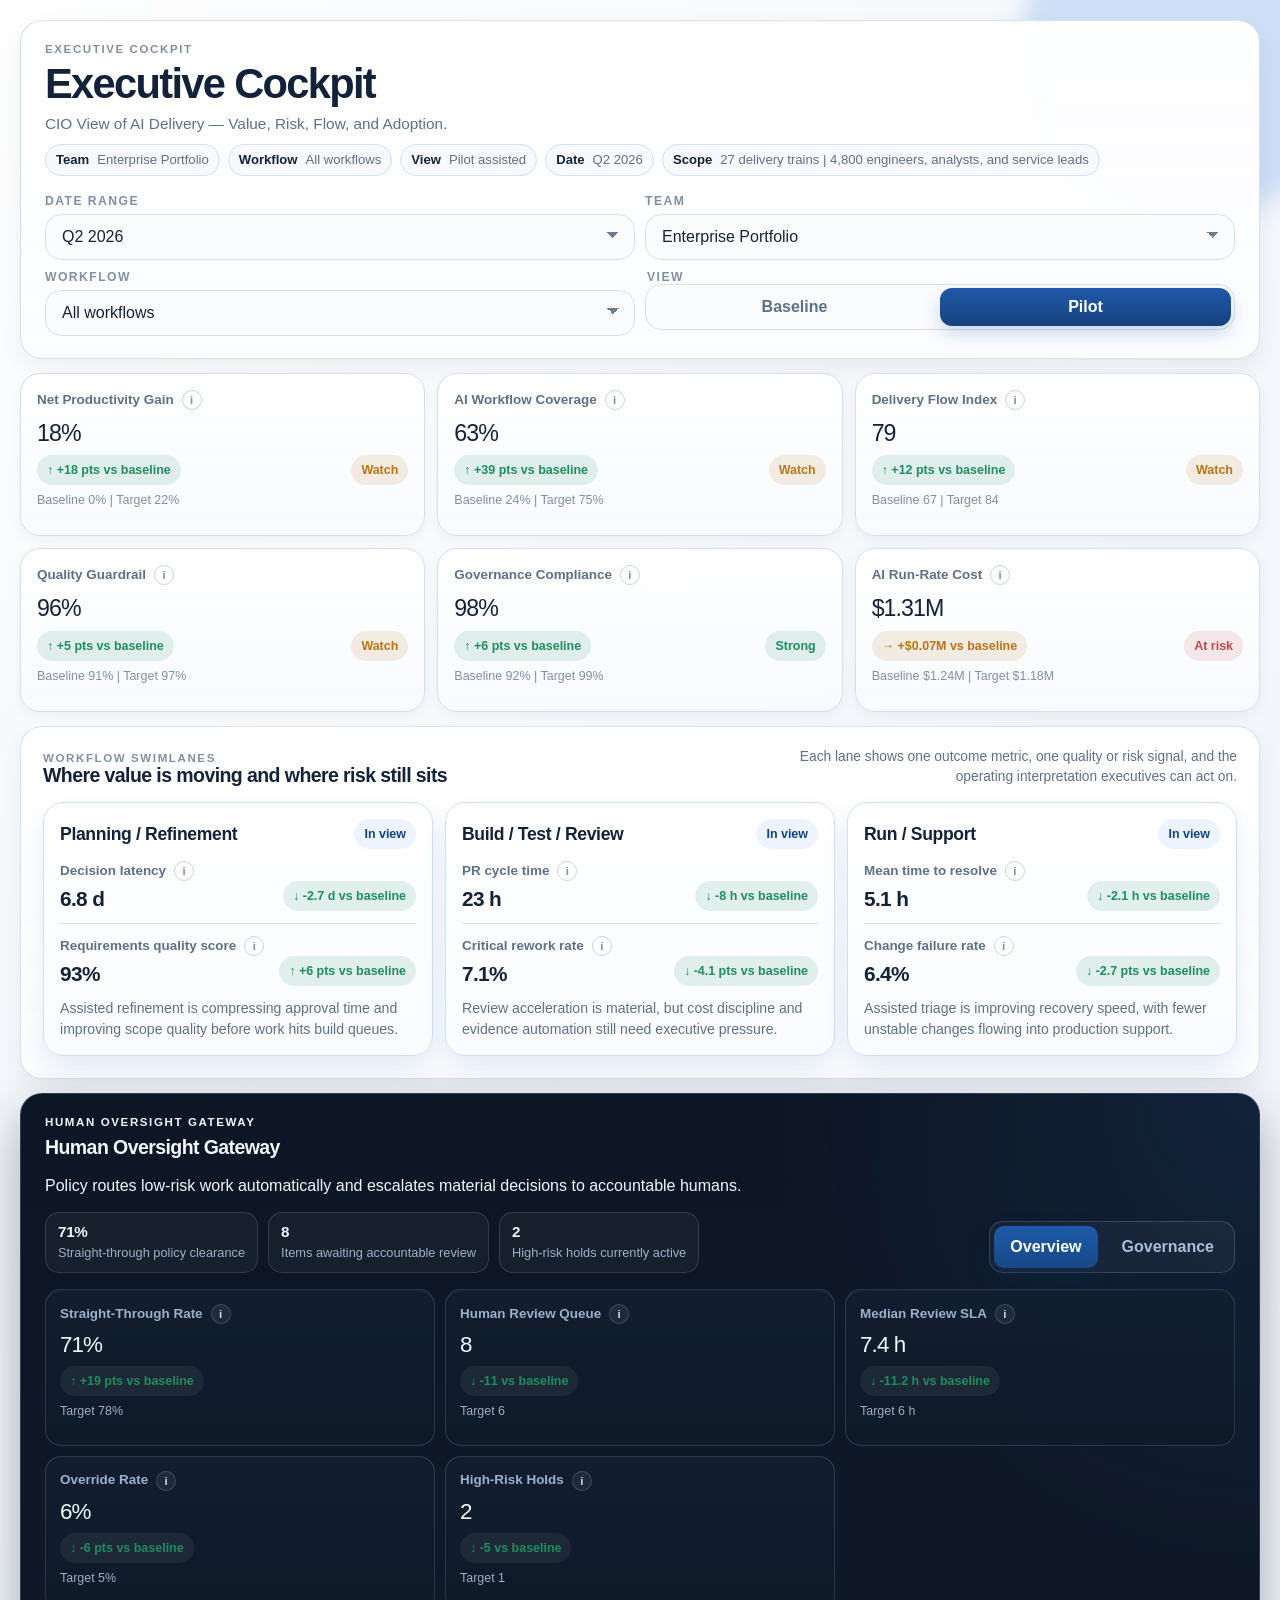
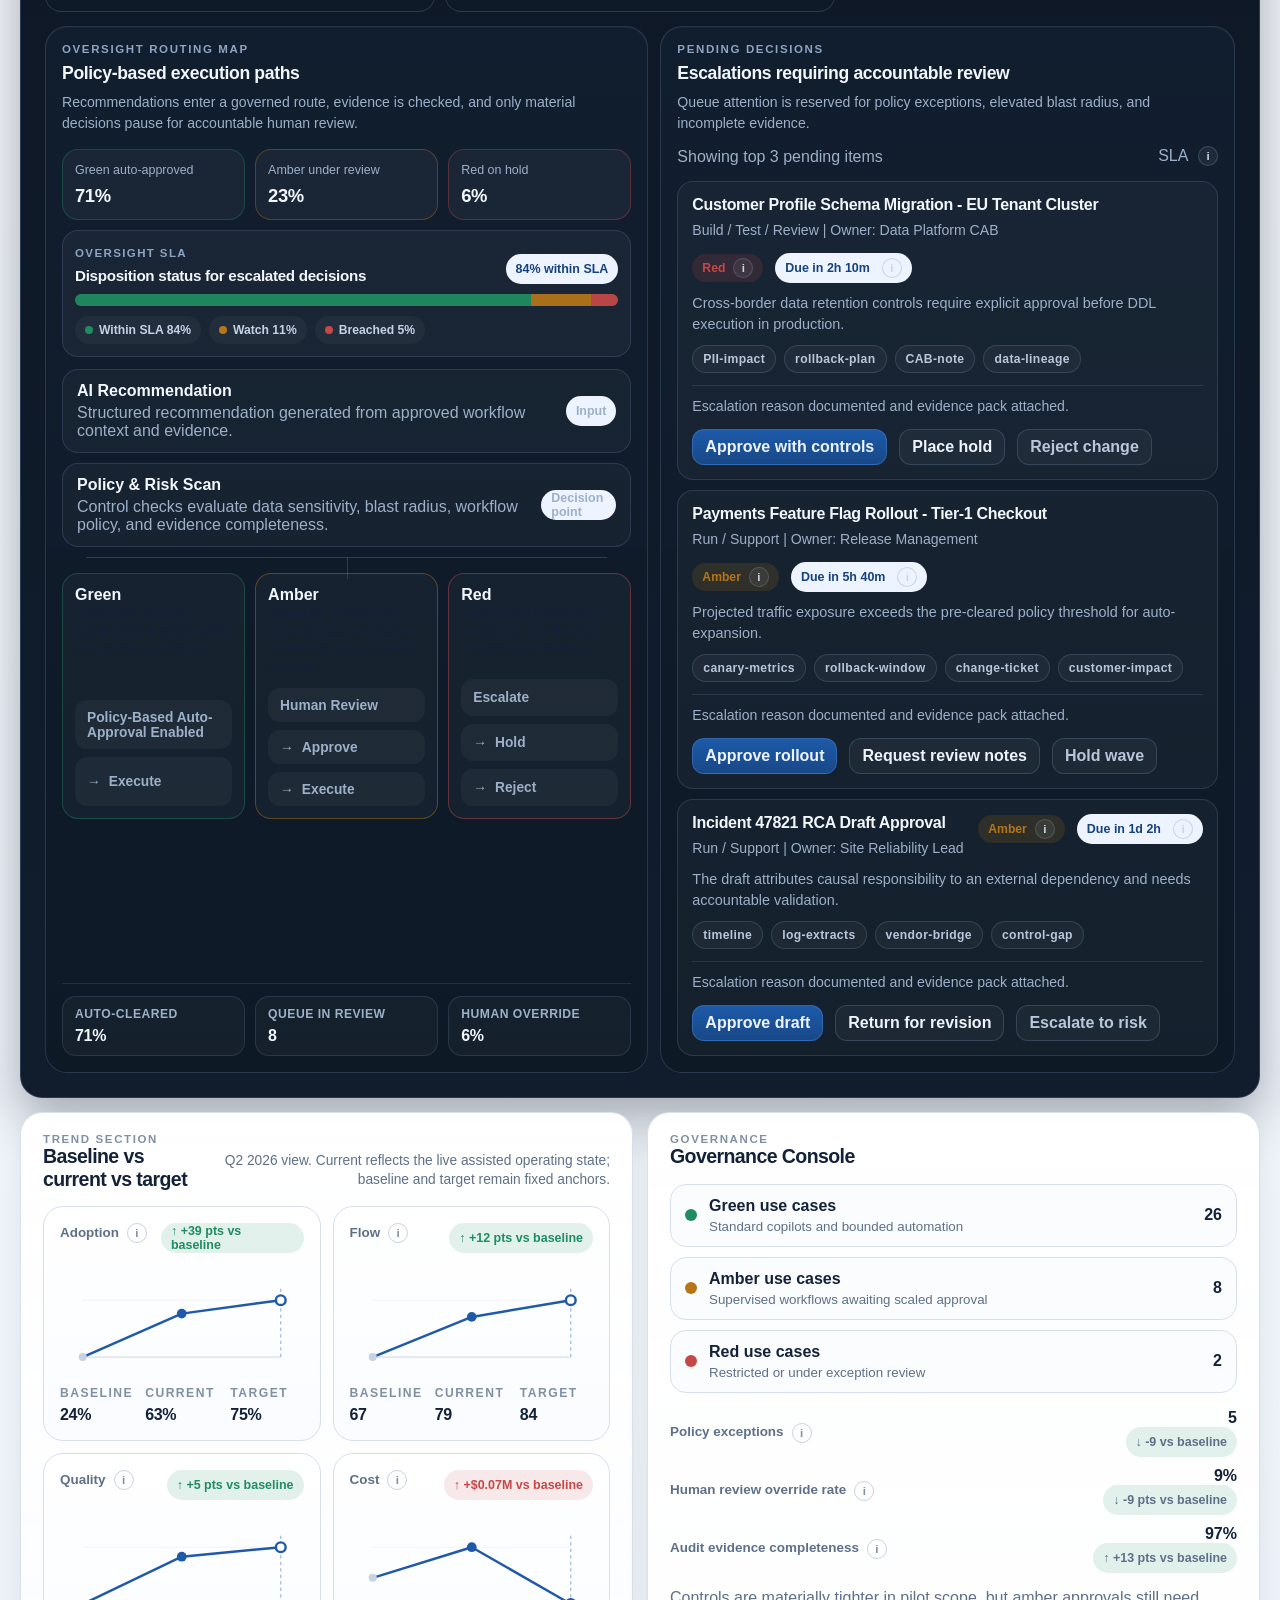
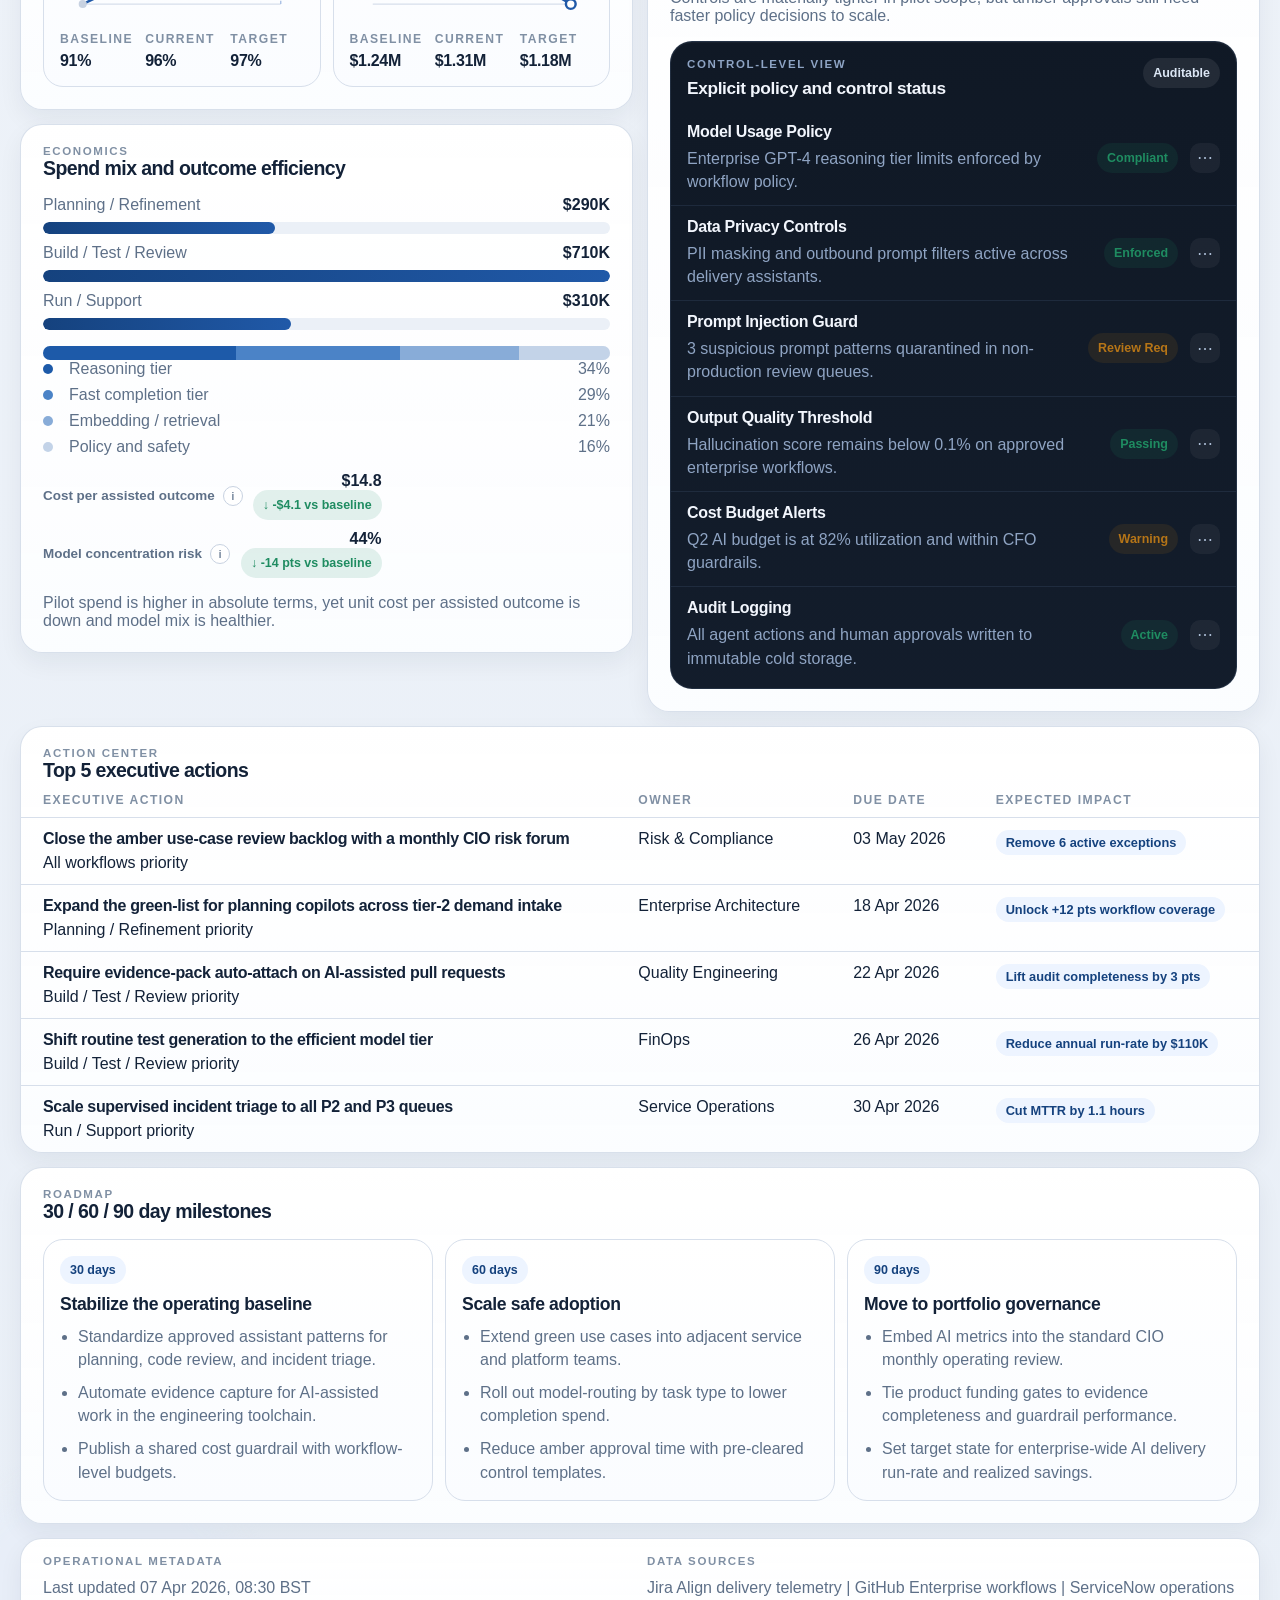
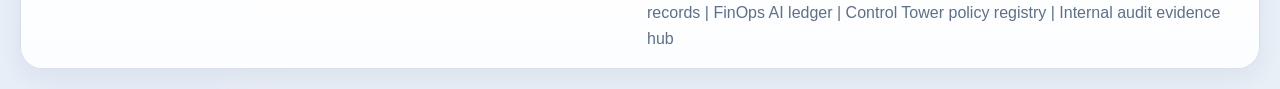
<file: index.html>
<!DOCTYPE html>
<html lang="en">
  <head>
    <meta charset="UTF-8" />
    <meta name="viewport" content="width=device-width, initial-scale=1.0" />
    <title>Executive Cockpit</title>
    <link rel="stylesheet" href="./styles.css" />
    <script src="./app.js" defer></script>
  </head>
  <body>
    <div class="page-shell">
      <div class="page-shell__glow page-shell__glow--top"></div>
      <div class="page-shell__glow page-shell__glow--bottom"></div>

      <main class="dashboard" aria-label="Executive Cockpit dashboard">
        <header class="page-header panel">
          <div class="page-header__copy">
            <p class="eyebrow">Executive Cockpit</p>
            <h1>Executive Cockpit</h1>
            <p class="page-header__subtitle">
              CIO View of AI Delivery — Value, Risk, Flow, and Adoption.
            </p>
            <div class="scope-summary" id="scopeSummary"></div>
          </div>

          <form class="filter-bar" aria-label="Dashboard filters">
            <label class="control">
              <span class="control__label">Date Range</span>
              <select id="dateFilter" name="dateFilter">
                <option value="last-30">Last 30 days</option>
                <option value="q1-2026">Q1 2026</option>
                <option value="q2-2026" selected>Q2 2026</option>
              </select>
            </label>

            <label class="control">
              <span class="control__label">Team</span>
              <select id="teamFilter" name="teamFilter">
                <option value="enterprise" selected>Enterprise Portfolio</option>
                <option value="product">Digital Products</option>
                <option value="operations">RunOps &amp; Support</option>
              </select>
            </label>

            <label class="control">
              <span class="control__label">Workflow</span>
              <select id="workflowFilter" name="workflowFilter">
                <option value="all" selected>All workflows</option>
                <option value="planning">Planning / Refinement</option>
                <option value="build">Build / Test / Review</option>
                <option value="run">Run / Support</option>
              </select>
            </label>

            <fieldset class="toggle-group" aria-label="Baseline versus pilot view">
              <legend class="control__label">View</legend>
              <div class="toggle-group__options">
                <button
                  class="toggle-group__button"
                  id="baselineToggle"
                  type="button"
                  data-mode="baseline"
                  aria-pressed="false"
                >
                  Baseline
                </button>
                <button
                  class="toggle-group__button is-active"
                  id="pilotToggle"
                  type="button"
                  data-mode="pilot"
                  aria-pressed="true"
                >
                  Pilot
                </button>
              </div>
            </fieldset>
          </form>
        </header>

        <section class="kpi-grid" id="kpiGrid" aria-label="Executive KPI cards"></section>

        <section class="panel" aria-labelledby="swimlanesHeading">
          <div class="section-head">
            <div>
              <p class="eyebrow">Workflow Swimlanes</p>
              <h2 id="swimlanesHeading">Where value is moving and where risk still sits</h2>
            </div>
            <p class="section-head__note">
              Each lane shows one outcome metric, one quality or risk signal, and the
              operating interpretation executives can act on.
            </p>
          </div>
          <div class="swimlane-grid" id="swimlaneGrid"></div>
        </section>

        <section class="oversight-panel" aria-labelledby="oversightHeading">
          <div class="section-head section-head--dark">
            <div class="oversight-panel__intro">
              <p class="eyebrow eyebrow--dark">Human Oversight Gateway</p>
              <h2 id="oversightHeading">Human Oversight Gateway</h2>
              <p class="oversight-panel__subtitle">
                Policy routes low-risk work automatically and escalates material
                decisions to accountable humans.
              </p>
              <div class="oversight-panel__summary" id="oversightSummary"></div>
            </div>
            <div class="oversight-panel__tabs" role="tablist" aria-label="Oversight views">
              <button
                id="overviewTab"
                class="oversight-tab is-active"
                type="button"
                role="tab"
                aria-selected="true"
                aria-controls="pendingDecisions"
                data-oversight-tab="overview"
              >
                Overview
              </button>
              <button
                id="governanceTab"
                class="oversight-tab"
                type="button"
                role="tab"
                aria-selected="false"
                aria-controls="pendingDecisions"
                data-oversight-tab="governance"
              >
                Governance
              </button>
            </div>
          </div>

          <div class="oversight-kpis" id="oversightKpis" aria-label="Human oversight KPIs"></div>

          <div class="oversight-layout">
            <div class="oversight-card">
              <div class="oversight-card__head">
                <p class="eyebrow eyebrow--dark">Oversight Routing Map</p>
                <h3>Policy-based execution paths</h3>
                <p class="oversight-card__subcopy">
                  Recommendations enter a governed route, evidence is checked, and
                  only material decisions pause for accountable human review.
                </p>
              </div>
              <div id="routingMap"></div>
            </div>

            <div class="oversight-card" id="pendingDecisions">
              <div class="oversight-card__head">
                <p class="eyebrow eyebrow--dark">Pending Decisions</p>
                <h3>Escalations requiring accountable review</h3>
                <p class="oversight-card__subcopy">
                  Queue attention is reserved for policy exceptions, elevated blast
                  radius, and incomplete evidence.
                </p>
              </div>
              <div id="pendingQueue"></div>
            </div>
          </div>
        </section>

        <div class="content-grid">
          <div class="content-column content-column--primary">
            <section class="panel panel--wide" aria-labelledby="trendsHeading">
              <div class="section-head">
                <div>
                  <p class="eyebrow">Trend Section</p>
                  <h2 id="trendsHeading">Baseline vs current vs target</h2>
                </div>
                <p class="section-head__note" id="trendWindowNote"></p>
              </div>
              <div class="trend-grid" id="trendGrid"></div>
            </section>

            <section class="panel" aria-labelledby="economicsHeading">
              <div class="section-head">
                <div>
                  <p class="eyebrow">Economics</p>
                  <h2 id="economicsHeading">Spend mix and outcome efficiency</h2>
                </div>
              </div>
              <div id="economicsPanel"></div>
            </section>
          </div>

          <div class="content-column content-column--secondary">
            <section class="panel" aria-labelledby="governanceHeading">
              <div class="section-head">
                <div>
                  <p class="eyebrow">Governance</p>
                  <h2 id="governanceHeading">Governance Console</h2>
                </div>
              </div>
              <div id="governancePanel"></div>
            </section>
          </div>

          <section class="panel panel--full content-action" aria-labelledby="actionsHeading">
            <div class="section-head">
              <div>
                <p class="eyebrow">Action Center</p>
                <h2 id="actionsHeading">Top 5 executive actions</h2>
              </div>
            </div>
            <div id="actionCenter"></div>
          </section>

          <section class="panel panel--full content-roadmap" aria-labelledby="roadmapHeading">
            <div class="section-head">
              <div>
                <p class="eyebrow">Roadmap</p>
                <h2 id="roadmapHeading">30 / 60 / 90 day milestones</h2>
              </div>
            </div>
            <div id="roadmapPanel"></div>
          </section>
        </div>

        <footer class="page-footer panel panel--full">
          <div>
            <p class="eyebrow">Operational Metadata</p>
            <p class="page-footer__meta" id="lastUpdated"></p>
          </div>
          <div>
            <p class="eyebrow">Data Sources</p>
            <p class="page-footer__sources" id="dataSources"></p>
          </div>
        </footer>
      </main>
    </div>
  </body>
</html>
</file>
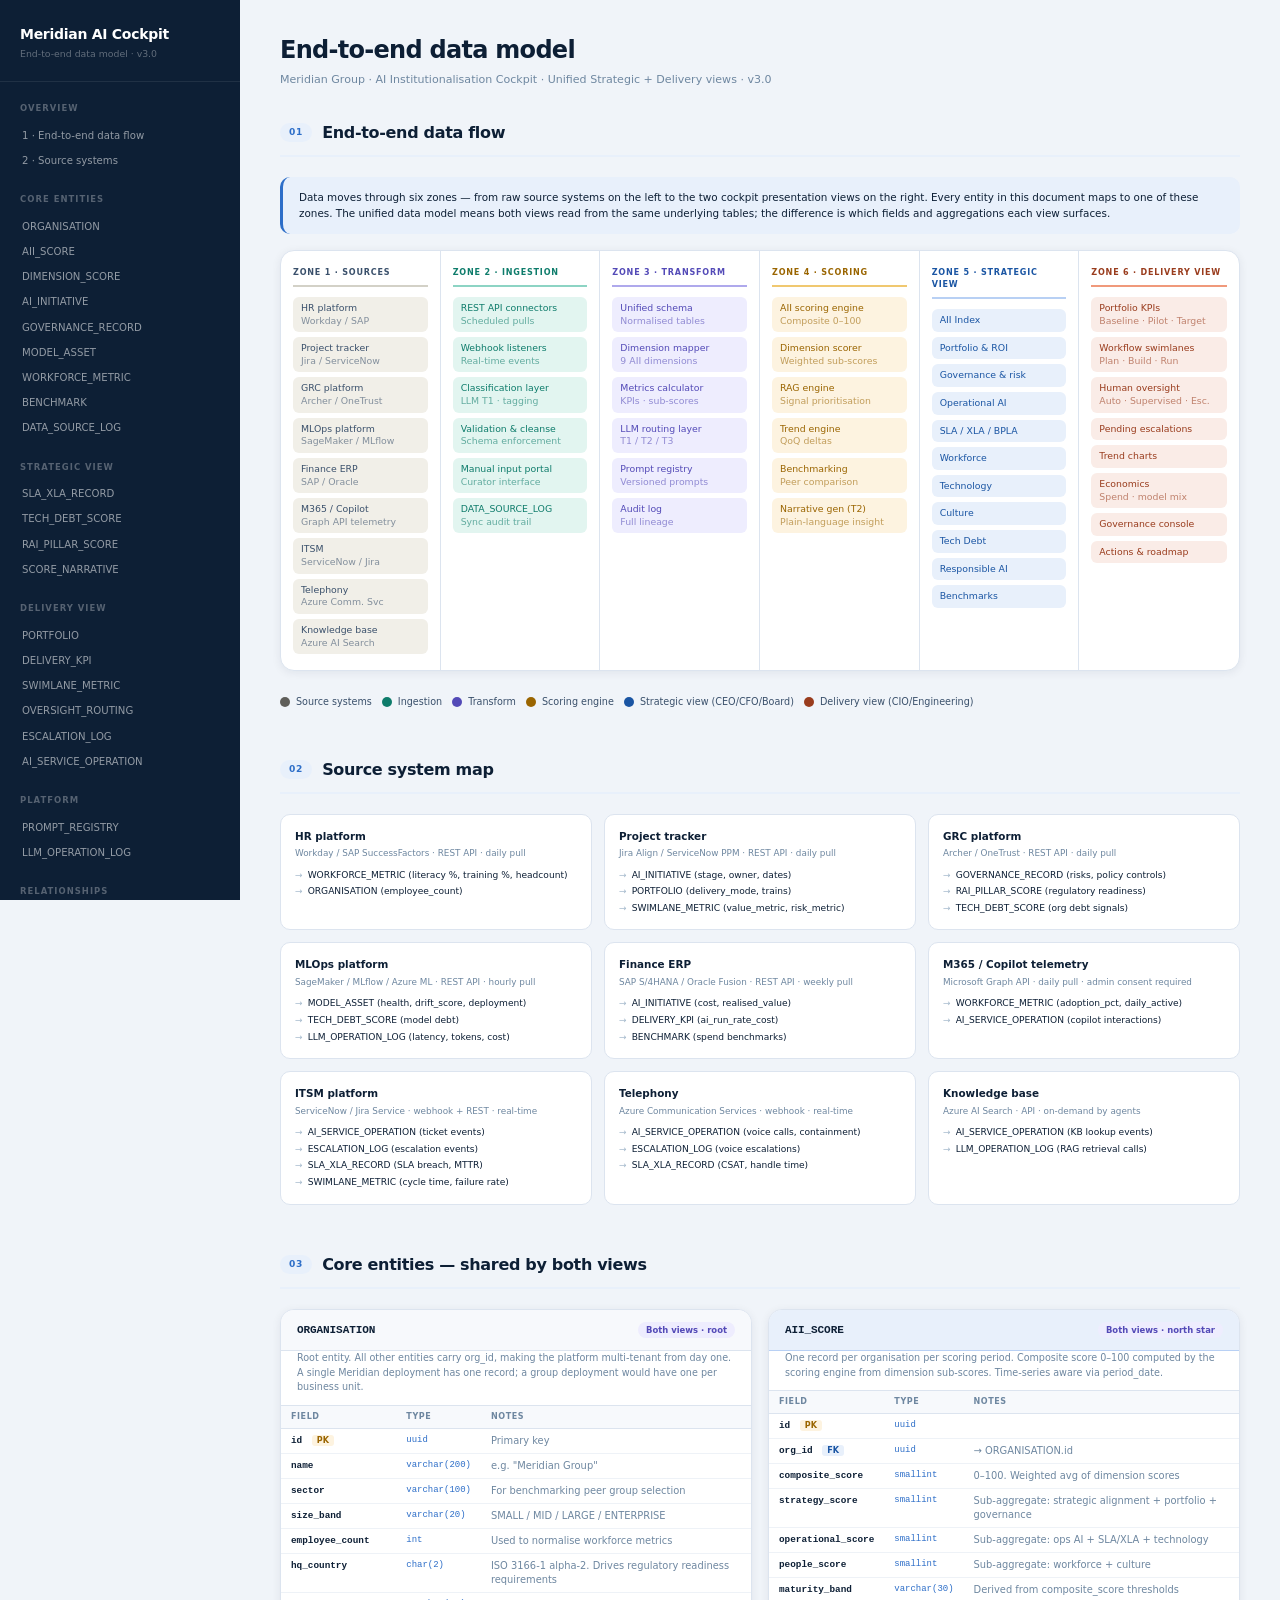
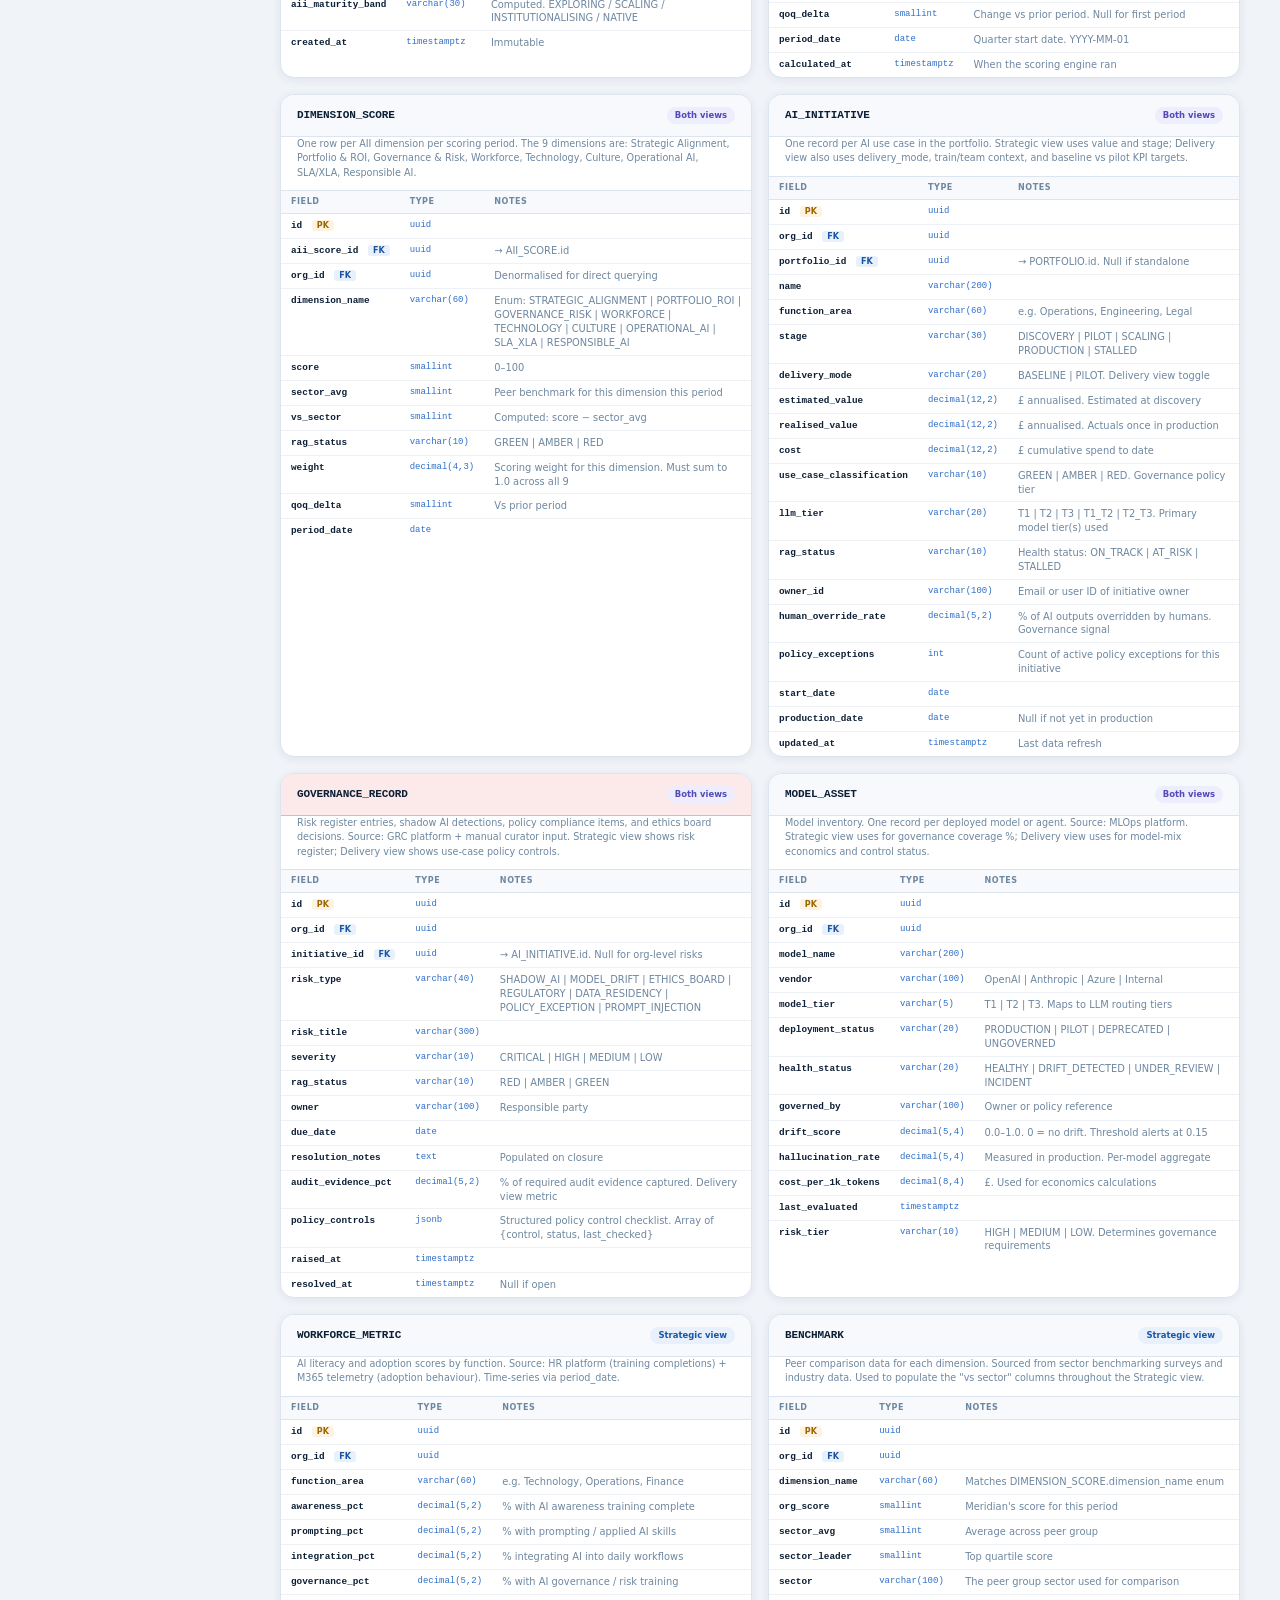
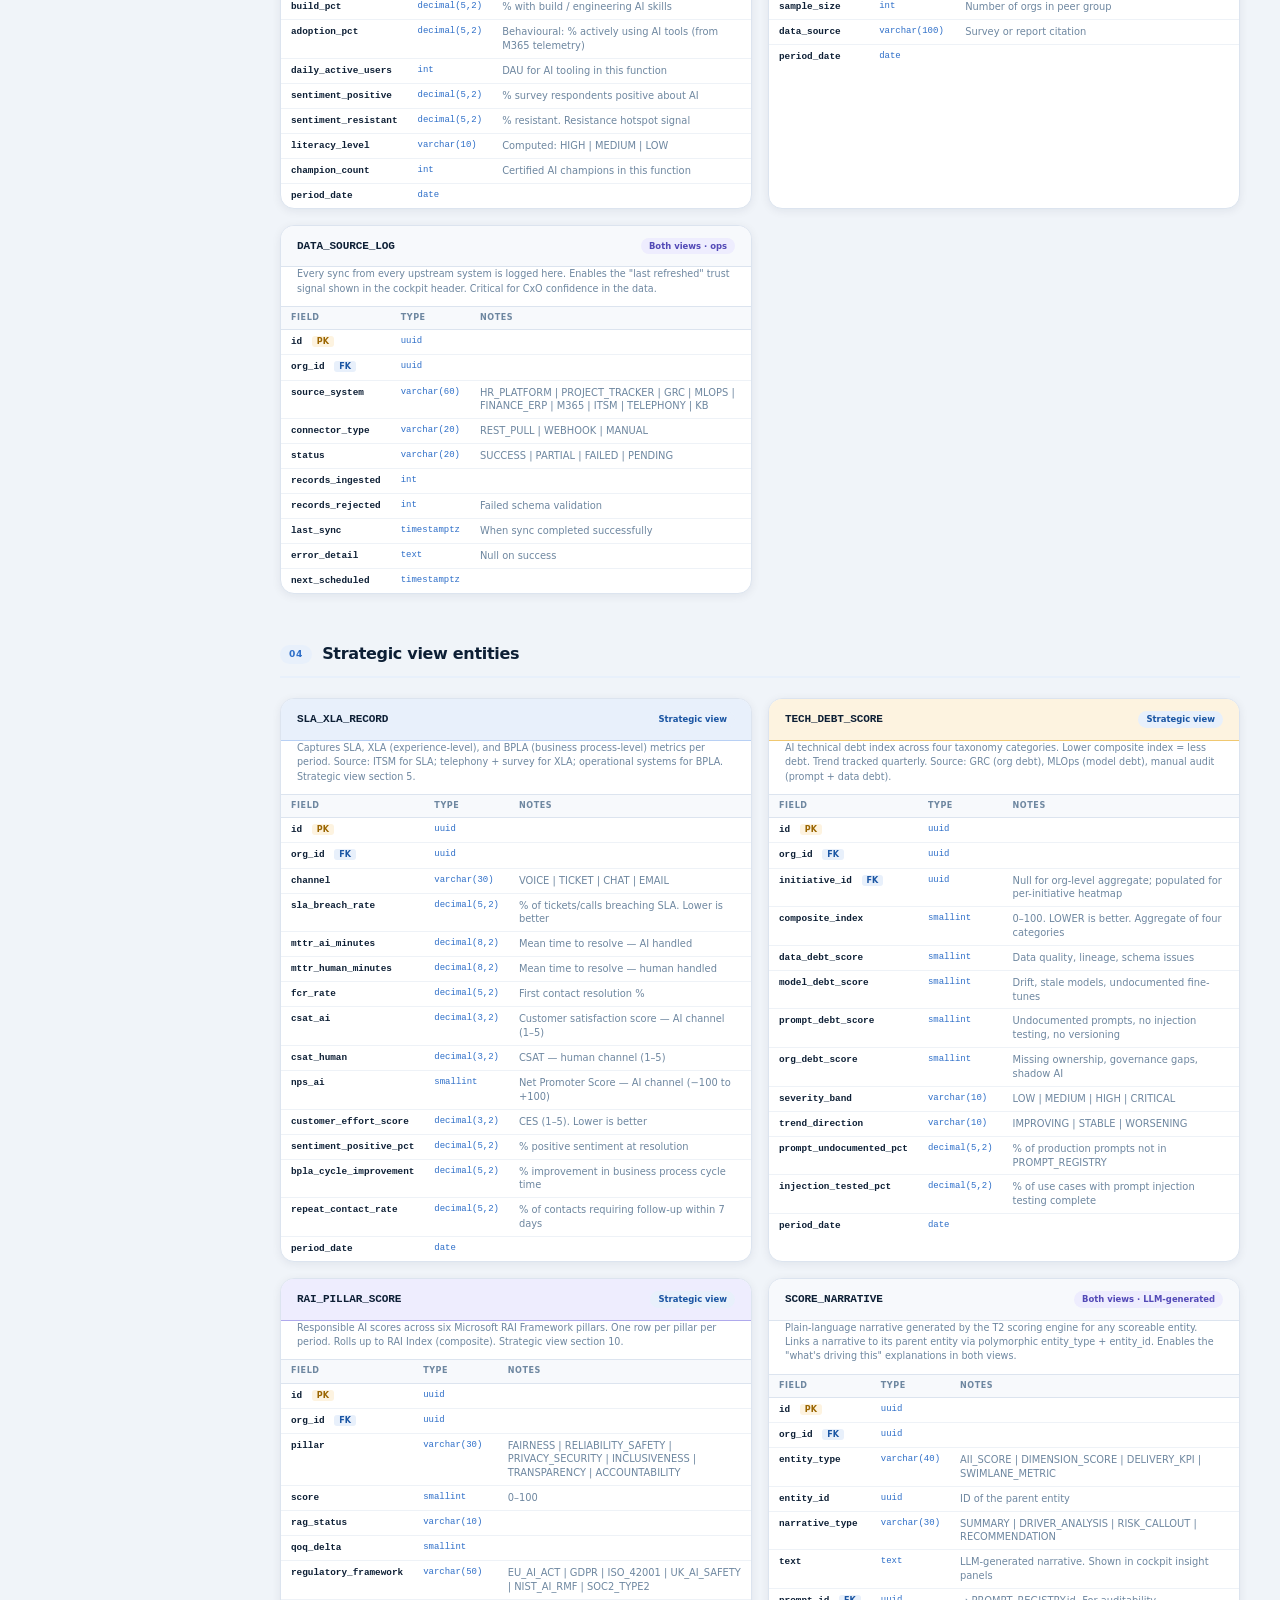
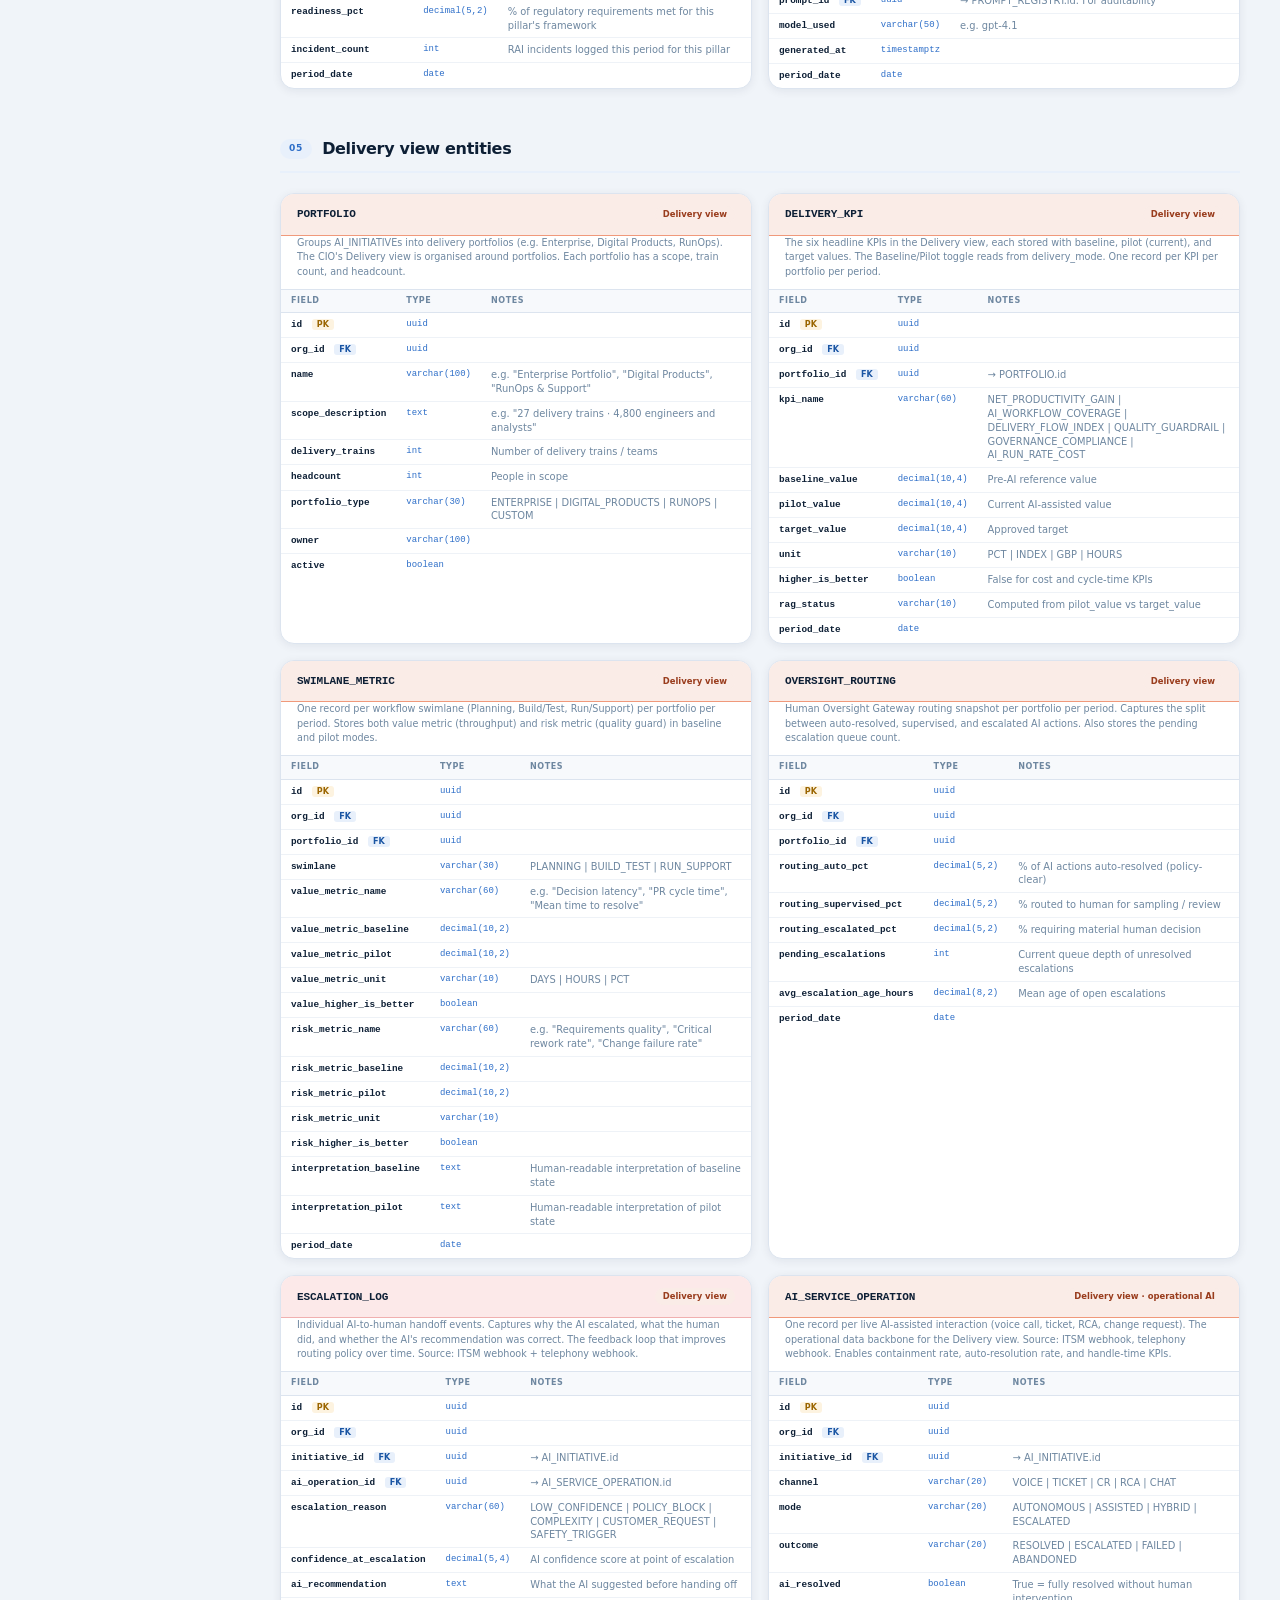
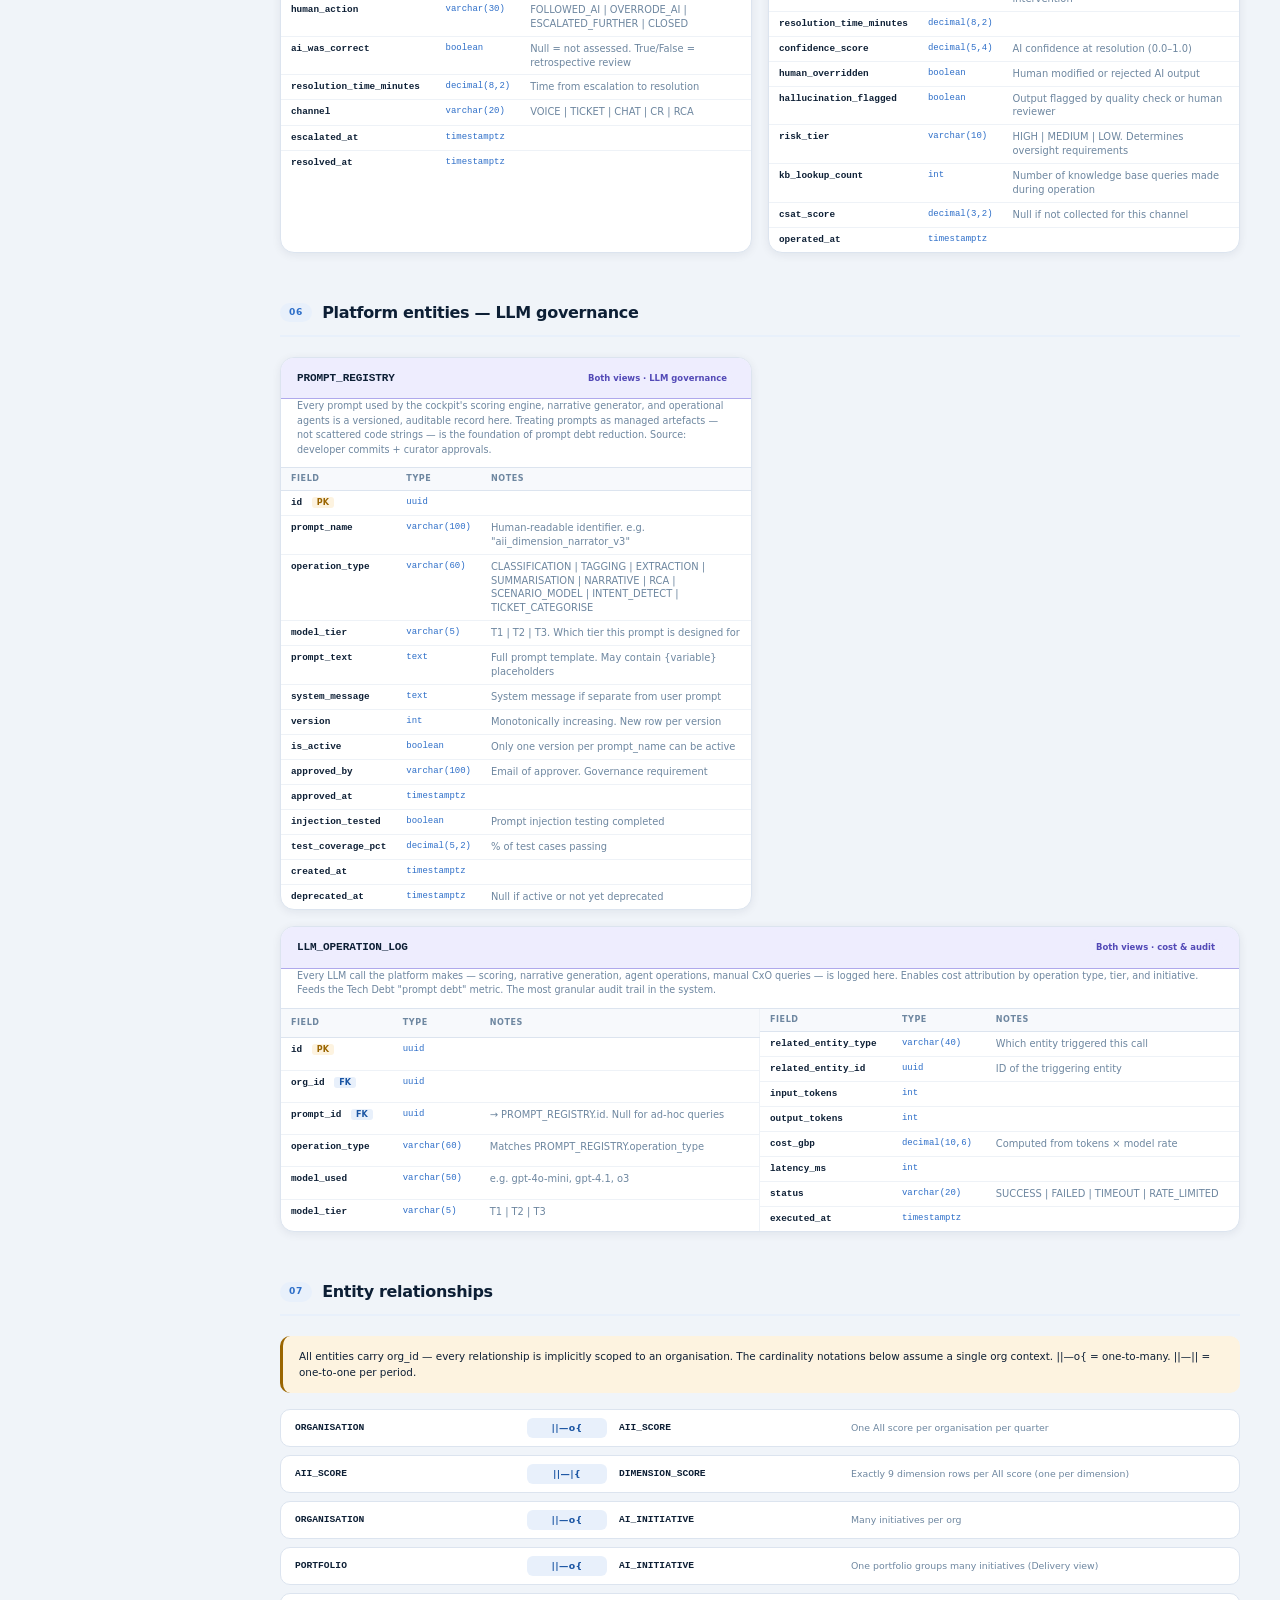
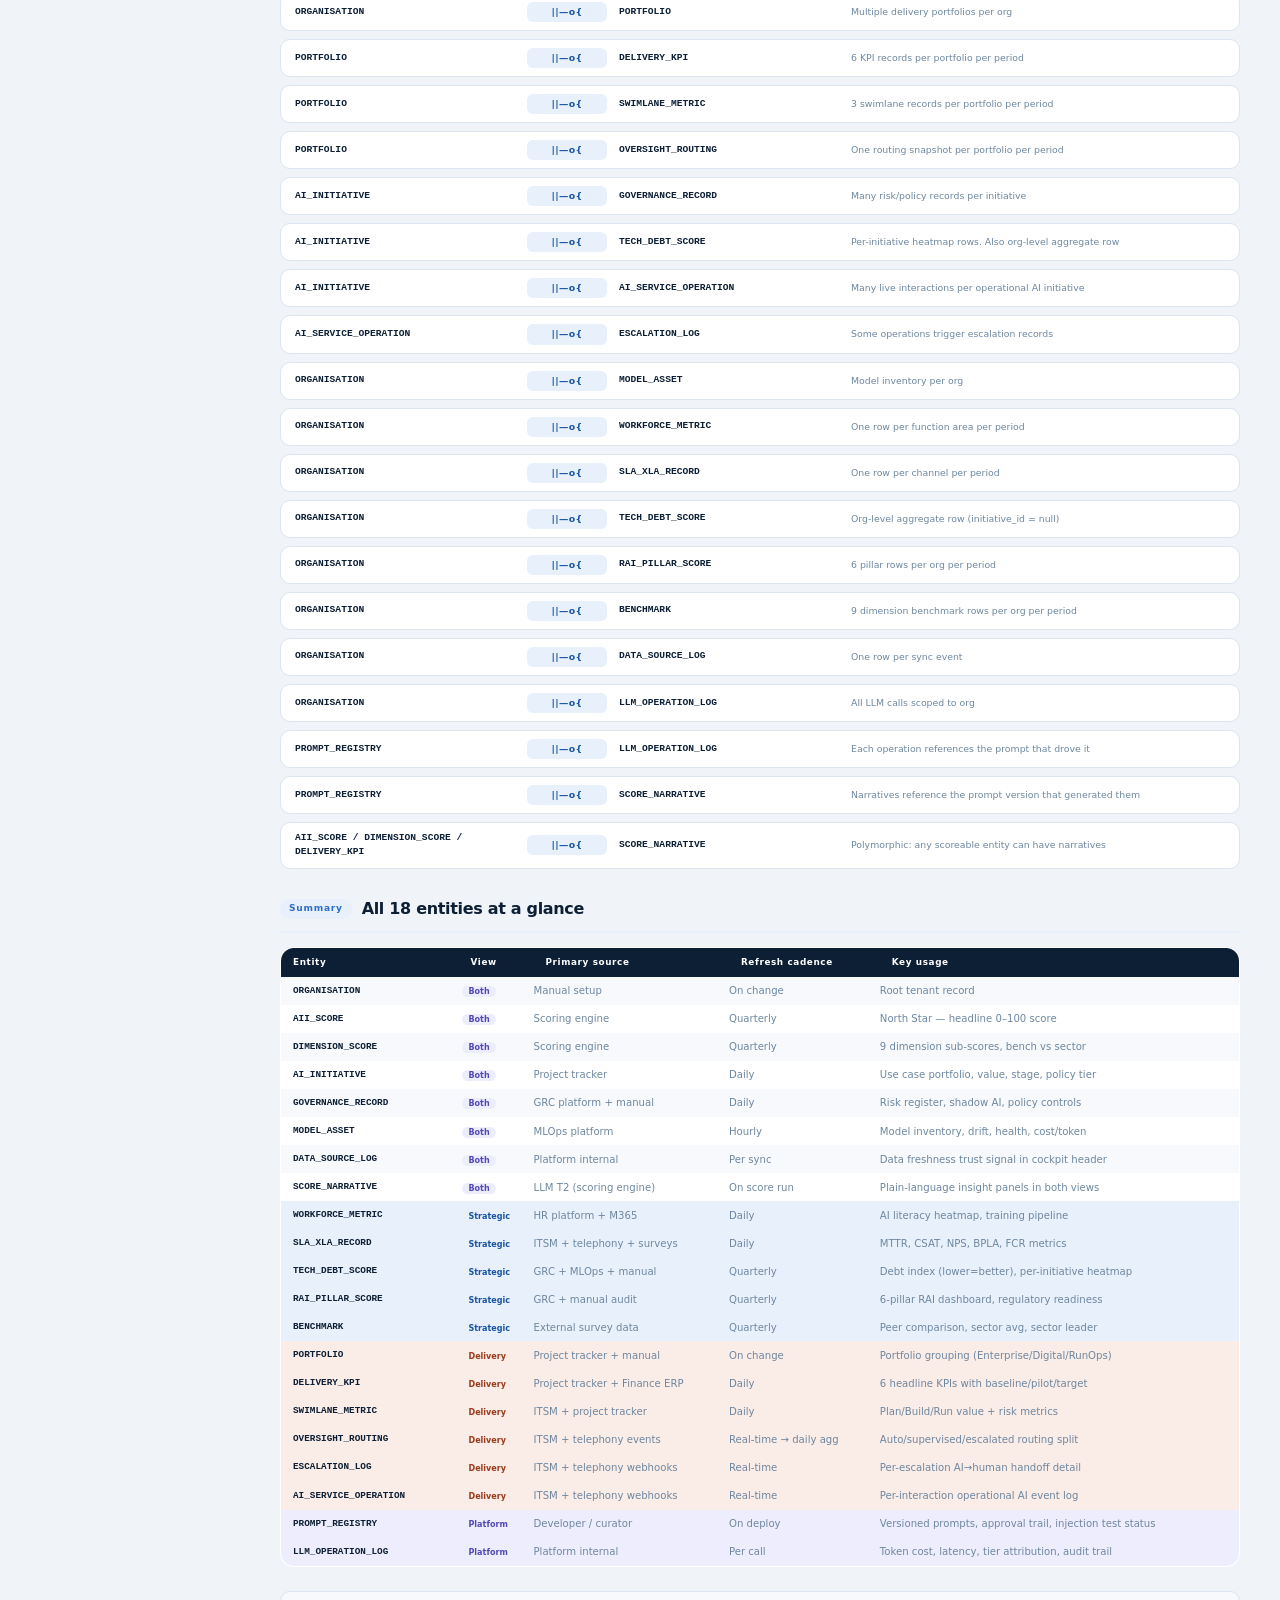
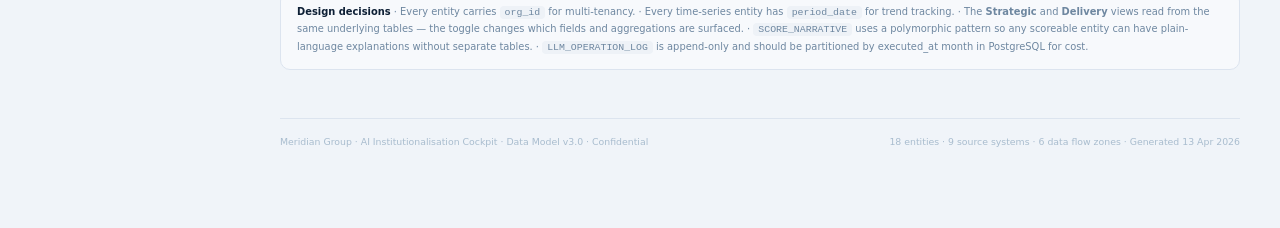
<file: data_model.html>
<!DOCTYPE html>
<html lang="en">
<head>
<meta charset="UTF-8"/>
<meta name="viewport" content="width=device-width,initial-scale=1.0"/>
<title>Meridian AI Cockpit — End-to-End Data Model</title>
<style>
:root{
  --ink:#0d1f35;--ink2:#3a506b;--ink3:#6e87a0;--ink4:#a8bcce;
  --page:#f0f4f9;--surf:#fff;--surf2:#f7f9fc;--surf3:#eef2f7;
  --line:#dce4ef;--line2:#c8d4e3;
  --blue:#1a55a3;--blue2:#2d6ec8;--blue-lt:#e8f0fb;--blue-bd:#b8d0f4;
  --teal:#0e7c6b;--teal-lt:#e2f5f0;--teal-bd:#8dd4c4;
  --purple:#534ab7;--purple-lt:#eeedfe;--purple-bd:#afa9ec;
  --amber:#9a6500;--amber-lt:#fdf3e0;--amber-bd:#f0c870;
  --coral:#993c1d;--coral-lt:#faece7;--coral-bd:#f0997b;
  --green:#1a7a4a;--green-lt:#e4f5ec;--green-bd:#8dd4ae;
  --red:#b52e2e;--red-lt:#fce9e9;--red-bd:#f0b0b0;
  --gray-lt:#f1efe8;--gray-bd:#d3d1c7;
  --sans:system-ui,-apple-system,sans-serif;
  --mono:'SF Mono','Fira Code',monospace;
  --r:10px;--r2:14px;
  --sh:0 2px 10px rgba(13,31,53,.07);
}
*{box-sizing:border-box;margin:0;padding:0}
html{font-size:13px;scroll-behavior:smooth}
body{font-family:var(--sans);background:var(--page);color:var(--ink);line-height:1.5}

/* ── PAGE LAYOUT ── */
.layout{display:grid;grid-template-columns:240px 1fr;min-height:100vh}
.sidebar{background:var(--ink);color:#fff;padding:24px 0;position:sticky;top:0;height:100vh;overflow-y:auto;scrollbar-width:thin}
.sb-logo{padding:0 20px 20px;border-bottom:1px solid rgba(255,255,255,.08);margin-bottom:16px}
.sb-logo h1{font-size:14px;font-weight:700;letter-spacing:-.02em}
.sb-logo p{font-size:.72rem;color:rgba(255,255,255,.35);margin-top:2px}
.sb-section{padding:4px 20px;font-size:.65rem;font-weight:700;letter-spacing:.12em;text-transform:uppercase;color:rgba(255,255,255,.3);margin-top:16px;margin-bottom:4px}
.sb-link{display:block;padding:5px 20px;font-size:.78rem;color:rgba(255,255,255,.55);text-decoration:none;border-left:2px solid transparent;transition:all .15s}
.sb-link:hover{color:#fff;background:rgba(255,255,255,.05)}
.sb-link.active{color:#fff;border-left-color:var(--blue2)}
.content{padding:32px 40px 80px;max-width:1100px}

/* ── SECTION HEADERS ── */
.pg-title{font-size:24px;font-weight:800;letter-spacing:-.03em;margin-bottom:4px}
.pg-sub{font-size:.85rem;color:var(--ink3);margin-bottom:32px}
.sec{margin-bottom:48px}
.sec-header{display:flex;align-items:center;gap:10px;margin-bottom:20px;padding-bottom:10px;border-bottom:2px solid var(--blue-lt)}
.sec-num{font-size:.7rem;font-weight:700;color:var(--blue2);letter-spacing:.08em;background:var(--blue-lt);padding:3px 9px;border-radius:999px;white-space:nowrap}
.sec-title{font-size:16px;font-weight:700;letter-spacing:-.02em}

/* ── FLOW DIAGRAM ── */
.flow{display:grid;grid-template-columns:repeat(6,1fr);gap:0;margin-bottom:24px;background:var(--surf);border:1px solid var(--line);border-radius:var(--r2);overflow:hidden;box-shadow:var(--sh)}
.flow-zone{padding:16px 12px;border-right:1px solid var(--line)}
.flow-zone:last-child{border-right:none}
.fz-label{font-size:.62rem;font-weight:700;letter-spacing:.1em;text-transform:uppercase;margin-bottom:10px;padding-bottom:6px;border-bottom:2px solid}
.fz-items{display:flex;flex-direction:column;gap:5px}
.fz-item{font-size:.72rem;padding:5px 8px;border-radius:6px;line-height:1.35}
.fz-arrow{display:flex;align-items:center;justify-content:center;padding:16px 2px;font-size:18px;color:var(--ink4)}

/* zone colors */
.zone-src .fz-label{color:var(--ink2);border-color:var(--gray-bd)}
.zone-src .fz-item{background:var(--gray-lt);color:var(--ink2)}
.zone-ing .fz-label{color:var(--teal);border-color:var(--teal-bd)}
.zone-ing .fz-item{background:var(--teal-lt);color:var(--teal)}
.zone-tr .fz-label{color:var(--purple);border-color:var(--purple-bd)}
.zone-tr .fz-item{background:var(--purple-lt);color:var(--purple)}
.zone-sc .fz-label{color:var(--amber);border-color:var(--amber-bd)}
.zone-sc .fz-item{background:var(--amber-lt);color:var(--amber)}
.zone-st .fz-label{color:var(--blue);border-color:var(--blue-bd)}
.zone-st .fz-item{background:var(--blue-lt);color:var(--blue)}
.zone-dl .fz-label{color:var(--coral);border-color:var(--coral-bd)}
.zone-dl .fz-item{background:var(--coral-lt);color:var(--coral)}

/* ── ENTITY CARDS ── */
.entities{display:grid;grid-template-columns:1fr 1fr;gap:16px}
.entity{background:var(--surf);border:1px solid var(--line);border-radius:var(--r2);overflow:hidden;box-shadow:var(--sh)}
.entity.full{grid-column:1/-1}
.entity-head{padding:12px 16px;display:flex;align-items:center;justify-content:space-between}
.entity-name{font-size:.85rem;font-weight:800;letter-spacing:-.01em;font-family:var(--mono)}
.entity-badge{font-size:.65rem;font-weight:700;padding:2px 8px;border-radius:999px}
.entity-desc{font-size:.74rem;color:var(--ink3);padding:0 16px 10px;line-height:1.5}
.entity-source{font-size:.68rem;padding:0 16px 8px;display:flex;align-items:center;gap:6px}
.src-pill{background:var(--surf3);border:1px solid var(--line);border-radius:999px;padding:2px 7px;font-size:.65rem;color:var(--ink3)}
table.fields{width:100%;border-collapse:collapse;font-size:.76rem}
table.fields th{text-align:left;padding:5px 10px;font-size:.62rem;font-weight:700;letter-spacing:.07em;text-transform:uppercase;color:var(--ink3);background:var(--surf2);border-top:1px solid var(--line);border-bottom:1px solid var(--line)}
table.fields td{padding:5px 10px;border-bottom:1px solid var(--surf3);vertical-align:top}
table.fields tr:last-child td{border-bottom:none}
table.fields td:first-child{font-family:var(--mono);font-size:.72rem;color:var(--ink);font-weight:600;white-space:nowrap}
table.fields td:nth-child(2){color:var(--blue2);font-family:var(--mono);font-size:.69rem;white-space:nowrap}
table.fields td:nth-child(3){color:var(--ink3);line-height:1.4}
.pk{background:var(--amber-lt);color:var(--amber);border-radius:3px;padding:1px 5px;font-size:.62rem;font-weight:700;font-family:var(--sans);margin-left:4px}
.fk{background:var(--blue-lt);color:var(--blue);border-radius:3px;padding:1px 5px;font-size:.62rem;font-weight:700;font-family:var(--sans);margin-left:4px}
.view-tag{font-size:.62rem;font-weight:700;padding:1px 6px;border-radius:999px;margin-left:4px}
.vtag-s{background:var(--blue-lt);color:var(--blue)}
.vtag-d{background:var(--coral-lt);color:var(--coral)}
.vtag-b{background:var(--purple-lt);color:var(--purple)}

/* ── RELATIONSHIPS ── */
.rels{display:flex;flex-direction:column;gap:8px}
.rel-row{display:grid;grid-template-columns:220px 80px 220px 1fr;gap:12px;align-items:center;padding:8px 14px;background:var(--surf);border:1px solid var(--line);border-radius:var(--r)}
.rel-entity{font-family:var(--mono);font-size:.74rem;font-weight:600;color:var(--ink)}
.rel-card{font-size:.72rem;font-weight:700;color:var(--blue);text-align:center;background:var(--blue-lt);padding:3px 8px;border-radius:6px;letter-spacing:.04em}
.rel-note{font-size:.72rem;color:var(--ink3)}

/* ── LEGEND ── */
.legend{display:flex;flex-wrap:wrap;gap:10px;margin-bottom:20px}
.leg-item{display:flex;align-items:center;gap:6px;font-size:.74rem;color:var(--ink2)}
.leg-dot{width:10px;height:10px;border-radius:50%}

/* ── SOURCE MAP ── */
.srcmap{display:grid;grid-template-columns:repeat(3,1fr);gap:12px}
.src-card{background:var(--surf);border:1px solid var(--line);border-radius:var(--r);padding:14px}
.src-name{font-size:.8rem;font-weight:700;margin-bottom:3px}
.src-tech{font-size:.68rem;color:var(--ink3);margin-bottom:8px}
.src-feeds{display:flex;flex-direction:column;gap:3px}
.src-feed{font-size:.7rem;display:flex;align-items:center;gap:5px}
.src-feed::before{content:'→';color:var(--ink4);flex-shrink:0}

/* ── CALLOUT ── */
.callout{padding:12px 16px;border-radius:var(--r);border-left:3px solid;margin-bottom:16px;font-size:.8rem;line-height:1.6}
.callout-blue{background:var(--blue-lt);border-color:var(--blue2);color:var(--ink)}
.callout-amber{background:var(--amber-lt);border-color:var(--amber);color:var(--ink)}

@media print{
  .sidebar{display:none}
  .layout{grid-template-columns:1fr}
  .content{padding:20px}
}
</style>
</head>
<body>
<div class="layout">

<!-- ── SIDEBAR ── -->
<nav class="sidebar">
  <div class="sb-logo">
    <h1>Meridian AI Cockpit</h1>
    <p>End-to-end data model · v3.0</p>
  </div>
  <div class="sb-section">Overview</div>
  <a class="sb-link active" href="#flow">1 · End-to-end data flow</a>
  <a class="sb-link" href="#sources">2 · Source systems</a>
  <div class="sb-section">Core entities</div>
  <a class="sb-link" href="#org">ORGANISATION</a>
  <a class="sb-link" href="#aii">AII_SCORE</a>
  <a class="sb-link" href="#dim">DIMENSION_SCORE</a>
  <a class="sb-link" href="#initiative">AI_INITIATIVE</a>
  <a class="sb-link" href="#gov">GOVERNANCE_RECORD</a>
  <a class="sb-link" href="#model">MODEL_ASSET</a>
  <a class="sb-link" href="#workforce">WORKFORCE_METRIC</a>
  <a class="sb-link" href="#benchmark">BENCHMARK</a>
  <a class="sb-link" href="#datasource">DATA_SOURCE_LOG</a>
  <div class="sb-section">Strategic view</div>
  <a class="sb-link" href="#sla">SLA_XLA_RECORD</a>
  <a class="sb-link" href="#techdebt">TECH_DEBT_SCORE</a>
  <a class="sb-link" href="#rai">RAI_PILLAR_SCORE</a>
  <a class="sb-link" href="#narrative">SCORE_NARRATIVE</a>
  <div class="sb-section">Delivery view</div>
  <a class="sb-link" href="#portfolio">PORTFOLIO</a>
  <a class="sb-link" href="#delivkpi">DELIVERY_KPI</a>
  <a class="sb-link" href="#swimlane">SWIMLANE_METRIC</a>
  <a class="sb-link" href="#routing">OVERSIGHT_ROUTING</a>
  <a class="sb-link" href="#escalation">ESCALATION_LOG</a>
  <a class="sb-link" href="#aiop">AI_SERVICE_OPERATION</a>
  <div class="sb-section">Platform</div>
  <a class="sb-link" href="#prompt">PROMPT_REGISTRY</a>
  <a class="sb-link" href="#llmlog">LLM_OPERATION_LOG</a>
  <div class="sb-section">Relationships</div>
  <a class="sb-link" href="#rels">Entity relationships</a>
</nav>

<!-- ── MAIN CONTENT ── -->
<main class="content">
  <div class="pg-title">End-to-end data model</div>
  <div class="pg-sub">Meridian Group · AI Institutionalisation Cockpit · Unified Strategic + Delivery views · v3.0</div>

  <!-- ══ 1. FLOW ══ -->
  <section class="sec" id="flow">
    <div class="sec-header"><span class="sec-num">01</span><span class="sec-title">End-to-end data flow</span></div>
    <div class="callout callout-blue">Data moves through six zones — from raw source systems on the left to the two cockpit presentation views on the right. Every entity in this document maps to one of these zones. The unified data model means both views read from the same underlying tables; the difference is which fields and aggregations each view surfaces.</div>
    <div class="flow">
      <div class="flow-zone zone-src">
        <div class="fz-label">Zone 1 · Sources</div>
        <div class="fz-items">
          <div class="fz-item">HR platform<br><span style="opacity:.6">Workday / SAP</span></div>
          <div class="fz-item">Project tracker<br><span style="opacity:.6">Jira / ServiceNow</span></div>
          <div class="fz-item">GRC platform<br><span style="opacity:.6">Archer / OneTrust</span></div>
          <div class="fz-item">MLOps platform<br><span style="opacity:.6">SageMaker / MLflow</span></div>
          <div class="fz-item">Finance ERP<br><span style="opacity:.6">SAP / Oracle</span></div>
          <div class="fz-item">M365 / Copilot<br><span style="opacity:.6">Graph API telemetry</span></div>
          <div class="fz-item">ITSM<br><span style="opacity:.6">ServiceNow / Jira</span></div>
          <div class="fz-item">Telephony<br><span style="opacity:.6">Azure Comm. Svc</span></div>
          <div class="fz-item">Knowledge base<br><span style="opacity:.6">Azure AI Search</span></div>
        </div>
      </div>
      <div class="flow-zone zone-ing">
        <div class="fz-label">Zone 2 · Ingestion</div>
        <div class="fz-items">
          <div class="fz-item">REST API connectors<br><span style="opacity:.6">Scheduled pulls</span></div>
          <div class="fz-item">Webhook listeners<br><span style="opacity:.6">Real-time events</span></div>
          <div class="fz-item">Classification layer<br><span style="opacity:.6">LLM T1 · tagging</span></div>
          <div class="fz-item">Validation &amp; cleanse<br><span style="opacity:.6">Schema enforcement</span></div>
          <div class="fz-item">Manual input portal<br><span style="opacity:.6">Curator interface</span></div>
          <div class="fz-item">DATA_SOURCE_LOG<br><span style="opacity:.6">Sync audit trail</span></div>
        </div>
      </div>
      <div class="flow-zone zone-tr">
        <div class="fz-label">Zone 3 · Transform</div>
        <div class="fz-items">
          <div class="fz-item">Unified schema<br><span style="opacity:.6">Normalised tables</span></div>
          <div class="fz-item">Dimension mapper<br><span style="opacity:.6">9 AII dimensions</span></div>
          <div class="fz-item">Metrics calculator<br><span style="opacity:.6">KPIs · sub-scores</span></div>
          <div class="fz-item">LLM routing layer<br><span style="opacity:.6">T1 / T2 / T3</span></div>
          <div class="fz-item">Prompt registry<br><span style="opacity:.6">Versioned prompts</span></div>
          <div class="fz-item">Audit log<br><span style="opacity:.6">Full lineage</span></div>
        </div>
      </div>
      <div class="flow-zone zone-sc">
        <div class="fz-label">Zone 4 · Scoring</div>
        <div class="fz-items">
          <div class="fz-item">AII scoring engine<br><span style="opacity:.6">Composite 0–100</span></div>
          <div class="fz-item">Dimension scorer<br><span style="opacity:.6">Weighted sub-scores</span></div>
          <div class="fz-item">RAG engine<br><span style="opacity:.6">Signal prioritisation</span></div>
          <div class="fz-item">Trend engine<br><span style="opacity:.6">QoQ deltas</span></div>
          <div class="fz-item">Benchmarking<br><span style="opacity:.6">Peer comparison</span></div>
          <div class="fz-item">Narrative gen (T2)<br><span style="opacity:.6">Plain-language insight</span></div>
        </div>
      </div>
      <div class="flow-zone zone-st">
        <div class="fz-label">Zone 5 · Strategic view</div>
        <div class="fz-items">
          <div class="fz-item">AII Index</div>
          <div class="fz-item">Portfolio &amp; ROI</div>
          <div class="fz-item">Governance &amp; risk</div>
          <div class="fz-item">Operational AI</div>
          <div class="fz-item">SLA / XLA / BPLA</div>
          <div class="fz-item">Workforce</div>
          <div class="fz-item">Technology</div>
          <div class="fz-item">Culture</div>
          <div class="fz-item">Tech Debt</div>
          <div class="fz-item">Responsible AI</div>
          <div class="fz-item">Benchmarks</div>
        </div>
      </div>
      <div class="flow-zone zone-dl">
        <div class="fz-label">Zone 6 · Delivery view</div>
        <div class="fz-items">
          <div class="fz-item">Portfolio KPIs<br><span style="opacity:.6">Baseline · Pilot · Target</span></div>
          <div class="fz-item">Workflow swimlanes<br><span style="opacity:.6">Plan · Build · Run</span></div>
          <div class="fz-item">Human oversight<br><span style="opacity:.6">Auto · Supervised · Esc.</span></div>
          <div class="fz-item">Pending escalations</div>
          <div class="fz-item">Trend charts</div>
          <div class="fz-item">Economics<br><span style="opacity:.6">Spend · model mix</span></div>
          <div class="fz-item">Governance console</div>
          <div class="fz-item">Actions &amp; roadmap</div>
        </div>
      </div>
    </div>
    <div class="legend">
      <div class="leg-item"><div class="leg-dot" style="background:#5f5e5a"></div>Source systems</div>
      <div class="leg-item"><div class="leg-dot" style="background:#0e7c6b"></div>Ingestion</div>
      <div class="leg-item"><div class="leg-dot" style="background:#534ab7"></div>Transform</div>
      <div class="leg-item"><div class="leg-dot" style="background:#9a6500"></div>Scoring engine</div>
      <div class="leg-item"><div class="leg-dot" style="background:#1a55a3"></div>Strategic view (CEO/CFO/Board)</div>
      <div class="leg-item"><div class="leg-dot" style="background:#993c1d"></div>Delivery view (CIO/Engineering)</div>
    </div>
  </section>

  <!-- ══ 2. SOURCE MAP ══ -->
  <section class="sec" id="sources">
    <div class="sec-header"><span class="sec-num">02</span><span class="sec-title">Source system map</span></div>
    <div class="srcmap">
      <div class="src-card">
        <div class="src-name">HR platform</div>
        <div class="src-tech">Workday / SAP SuccessFactors · REST API · daily pull</div>
        <div class="src-feeds">
          <div class="src-feed">WORKFORCE_METRIC (literacy %, training %, headcount)</div>
          <div class="src-feed">ORGANISATION (employee_count)</div>
        </div>
      </div>
      <div class="src-card">
        <div class="src-name">Project tracker</div>
        <div class="src-tech">Jira Align / ServiceNow PPM · REST API · daily pull</div>
        <div class="src-feeds">
          <div class="src-feed">AI_INITIATIVE (stage, owner, dates)</div>
          <div class="src-feed">PORTFOLIO (delivery_mode, trains)</div>
          <div class="src-feed">SWIMLANE_METRIC (value_metric, risk_metric)</div>
        </div>
      </div>
      <div class="src-card">
        <div class="src-name">GRC platform</div>
        <div class="src-tech">Archer / OneTrust · REST API · daily pull</div>
        <div class="src-feeds">
          <div class="src-feed">GOVERNANCE_RECORD (risks, policy controls)</div>
          <div class="src-feed">RAI_PILLAR_SCORE (regulatory readiness)</div>
          <div class="src-feed">TECH_DEBT_SCORE (org debt signals)</div>
        </div>
      </div>
      <div class="src-card">
        <div class="src-name">MLOps platform</div>
        <div class="src-tech">SageMaker / MLflow / Azure ML · REST API · hourly pull</div>
        <div class="src-feeds">
          <div class="src-feed">MODEL_ASSET (health, drift_score, deployment)</div>
          <div class="src-feed">TECH_DEBT_SCORE (model debt)</div>
          <div class="src-feed">LLM_OPERATION_LOG (latency, tokens, cost)</div>
        </div>
      </div>
      <div class="src-card">
        <div class="src-name">Finance ERP</div>
        <div class="src-tech">SAP S/4HANA / Oracle Fusion · REST API · weekly pull</div>
        <div class="src-feeds">
          <div class="src-feed">AI_INITIATIVE (cost, realised_value)</div>
          <div class="src-feed">DELIVERY_KPI (ai_run_rate_cost)</div>
          <div class="src-feed">BENCHMARK (spend benchmarks)</div>
        </div>
      </div>
      <div class="src-card">
        <div class="src-name">M365 / Copilot telemetry</div>
        <div class="src-tech">Microsoft Graph API · daily pull · admin consent required</div>
        <div class="src-feeds">
          <div class="src-feed">WORKFORCE_METRIC (adoption_pct, daily_active)</div>
          <div class="src-feed">AI_SERVICE_OPERATION (copilot interactions)</div>
        </div>
      </div>
      <div class="src-card">
        <div class="src-name">ITSM platform</div>
        <div class="src-tech">ServiceNow / Jira Service · webhook + REST · real-time</div>
        <div class="src-feeds">
          <div class="src-feed">AI_SERVICE_OPERATION (ticket events)</div>
          <div class="src-feed">ESCALATION_LOG (escalation events)</div>
          <div class="src-feed">SLA_XLA_RECORD (SLA breach, MTTR)</div>
          <div class="src-feed">SWIMLANE_METRIC (cycle time, failure rate)</div>
        </div>
      </div>
      <div class="src-card">
        <div class="src-name">Telephony</div>
        <div class="src-tech">Azure Communication Services · webhook · real-time</div>
        <div class="src-feeds">
          <div class="src-feed">AI_SERVICE_OPERATION (voice calls, containment)</div>
          <div class="src-feed">ESCALATION_LOG (voice escalations)</div>
          <div class="src-feed">SLA_XLA_RECORD (CSAT, handle time)</div>
        </div>
      </div>
      <div class="src-card">
        <div class="src-name">Knowledge base</div>
        <div class="src-tech">Azure AI Search · API · on-demand by agents</div>
        <div class="src-feeds">
          <div class="src-feed">AI_SERVICE_OPERATION (KB lookup events)</div>
          <div class="src-feed">LLM_OPERATION_LOG (RAG retrieval calls)</div>
        </div>
      </div>
    </div>
  </section>

  <!-- ══ CORE ENTITIES ══ -->
  <section class="sec" id="org">
    <div class="sec-header"><span class="sec-num">03</span><span class="sec-title">Core entities — shared by both views</span></div>

    <div class="entities">
      <!-- ORGANISATION -->
      <div class="entity" id="org">
        <div class="entity-head" style="background:var(--surf2);border-bottom:1px solid var(--line)">
          <span class="entity-name">ORGANISATION</span>
          <span class="entity-badge vtag-b">Both views · root</span>
        </div>
        <div class="entity-desc">Root entity. All other entities carry org_id, making the platform multi-tenant from day one. A single Meridian deployment has one record; a group deployment would have one per business unit.</div>
        <table class="fields">
          <tr><th>Field</th><th>Type</th><th>Notes</th></tr>
          <tr><td>id <span class="pk">PK</span></td><td>uuid</td><td>Primary key</td></tr>
          <tr><td>name</td><td>varchar(200)</td><td>e.g. "Meridian Group"</td></tr>
          <tr><td>sector</td><td>varchar(100)</td><td>For benchmarking peer group selection</td></tr>
          <tr><td>size_band</td><td>varchar(20)</td><td>SMALL / MID / LARGE / ENTERPRISE</td></tr>
          <tr><td>employee_count</td><td>int</td><td>Used to normalise workforce metrics</td></tr>
          <tr><td>hq_country</td><td>char(2)</td><td>ISO 3166-1 alpha-2. Drives regulatory readiness requirements</td></tr>
          <tr><td>aii_maturity_band</td><td>varchar(30)</td><td>Computed. EXPLORING / SCALING / INSTITUTIONALISING / NATIVE</td></tr>
          <tr><td>created_at</td><td>timestamptz</td><td>Immutable</td></tr>
        </table>
      </div>

      <!-- AII_SCORE -->
      <div class="entity" id="aii">
        <div class="entity-head" style="background:var(--blue-lt);border-bottom:1px solid var(--blue-bd)">
          <span class="entity-name">AII_SCORE</span>
          <span class="entity-badge vtag-b">Both views · north star</span>
        </div>
        <div class="entity-desc">One record per organisation per scoring period. Composite score 0–100 computed by the scoring engine from dimension sub-scores. Time-series aware via period_date.</div>
        <table class="fields">
          <tr><th>Field</th><th>Type</th><th>Notes</th></tr>
          <tr><td>id <span class="pk">PK</span></td><td>uuid</td><td></td></tr>
          <tr><td>org_id <span class="fk">FK</span></td><td>uuid</td><td>→ ORGANISATION.id</td></tr>
          <tr><td>composite_score</td><td>smallint</td><td>0–100. Weighted avg of dimension scores</td></tr>
          <tr><td>strategy_score</td><td>smallint</td><td>Sub-aggregate: strategic alignment + portfolio + governance</td></tr>
          <tr><td>operational_score</td><td>smallint</td><td>Sub-aggregate: ops AI + SLA/XLA + technology</td></tr>
          <tr><td>people_score</td><td>smallint</td><td>Sub-aggregate: workforce + culture</td></tr>
          <tr><td>maturity_band</td><td>varchar(30)</td><td>Derived from composite_score thresholds</td></tr>
          <tr><td>qoq_delta</td><td>smallint</td><td>Change vs prior period. Null for first period</td></tr>
          <tr><td>period_date</td><td>date</td><td>Quarter start date. YYYY-MM-01</td></tr>
          <tr><td>calculated_at</td><td>timestamptz</td><td>When the scoring engine ran</td></tr>
        </table>
      </div>

      <!-- DIMENSION_SCORE -->
      <div class="entity" id="dim">
        <div class="entity-head" style="background:var(--surf2);border-bottom:1px solid var(--line)">
          <span class="entity-name">DIMENSION_SCORE</span>
          <span class="entity-badge vtag-b">Both views</span>
        </div>
        <div class="entity-desc">One row per AII dimension per scoring period. The 9 dimensions are: Strategic Alignment, Portfolio &amp; ROI, Governance &amp; Risk, Workforce, Technology, Culture, Operational AI, SLA/XLA, Responsible AI.</div>
        <table class="fields">
          <tr><th>Field</th><th>Type</th><th>Notes</th></tr>
          <tr><td>id <span class="pk">PK</span></td><td>uuid</td><td></td></tr>
          <tr><td>aii_score_id <span class="fk">FK</span></td><td>uuid</td><td>→ AII_SCORE.id</td></tr>
          <tr><td>org_id <span class="fk">FK</span></td><td>uuid</td><td>Denormalised for direct querying</td></tr>
          <tr><td>dimension_name</td><td>varchar(60)</td><td>Enum: STRATEGIC_ALIGNMENT | PORTFOLIO_ROI | GOVERNANCE_RISK | WORKFORCE | TECHNOLOGY | CULTURE | OPERATIONAL_AI | SLA_XLA | RESPONSIBLE_AI</td></tr>
          <tr><td>score</td><td>smallint</td><td>0–100</td></tr>
          <tr><td>sector_avg</td><td>smallint</td><td>Peer benchmark for this dimension this period</td></tr>
          <tr><td>vs_sector</td><td>smallint</td><td>Computed: score − sector_avg</td></tr>
          <tr><td>rag_status</td><td>varchar(10)</td><td>GREEN | AMBER | RED</td></tr>
          <tr><td>weight</td><td>decimal(4,3)</td><td>Scoring weight for this dimension. Must sum to 1.0 across all 9</td></tr>
          <tr><td>qoq_delta</td><td>smallint</td><td>Vs prior period</td></tr>
          <tr><td>period_date</td><td>date</td><td></td></tr>
        </table>
      </div>

      <!-- AI_INITIATIVE -->
      <div class="entity" id="initiative">
        <div class="entity-head" style="background:var(--surf2);border-bottom:1px solid var(--line)">
          <span class="entity-name">AI_INITIATIVE</span>
          <span class="entity-badge vtag-b">Both views</span>
        </div>
        <div class="entity-desc">One record per AI use case in the portfolio. Strategic view uses value and stage; Delivery view also uses delivery_mode, train/team context, and baseline vs pilot KPI targets.</div>
        <table class="fields">
          <tr><th>Field</th><th>Type</th><th>Notes</th></tr>
          <tr><td>id <span class="pk">PK</span></td><td>uuid</td><td></td></tr>
          <tr><td>org_id <span class="fk">FK</span></td><td>uuid</td><td></td></tr>
          <tr><td>portfolio_id <span class="fk">FK</span></td><td>uuid</td><td>→ PORTFOLIO.id. Null if standalone</td></tr>
          <tr><td>name</td><td>varchar(200)</td><td></td></tr>
          <tr><td>function_area</td><td>varchar(60)</td><td>e.g. Operations, Engineering, Legal</td></tr>
          <tr><td>stage</td><td>varchar(30)</td><td>DISCOVERY | PILOT | SCALING | PRODUCTION | STALLED</td></tr>
          <tr><td>delivery_mode</td><td>varchar(20)</td><td>BASELINE | PILOT. Delivery view toggle</td></tr>
          <tr><td>estimated_value</td><td>decimal(12,2)</td><td>£ annualised. Estimated at discovery</td></tr>
          <tr><td>realised_value</td><td>decimal(12,2)</td><td>£ annualised. Actuals once in production</td></tr>
          <tr><td>cost</td><td>decimal(12,2)</td><td>£ cumulative spend to date</td></tr>
          <tr><td>use_case_classification</td><td>varchar(10)</td><td>GREEN | AMBER | RED. Governance policy tier</td></tr>
          <tr><td>llm_tier</td><td>varchar(20)</td><td>T1 | T2 | T3 | T1_T2 | T2_T3. Primary model tier(s) used</td></tr>
          <tr><td>rag_status</td><td>varchar(10)</td><td>Health status: ON_TRACK | AT_RISK | STALLED</td></tr>
          <tr><td>owner_id</td><td>varchar(100)</td><td>Email or user ID of initiative owner</td></tr>
          <tr><td>human_override_rate</td><td>decimal(5,2)</td><td>% of AI outputs overridden by humans. Governance signal</td></tr>
          <tr><td>policy_exceptions</td><td>int</td><td>Count of active policy exceptions for this initiative</td></tr>
          <tr><td>start_date</td><td>date</td><td></td></tr>
          <tr><td>production_date</td><td>date</td><td>Null if not yet in production</td></tr>
          <tr><td>updated_at</td><td>timestamptz</td><td>Last data refresh</td></tr>
        </table>
      </div>

      <!-- GOVERNANCE_RECORD -->
      <div class="entity" id="gov">
        <div class="entity-head" style="background:var(--red-lt);border-bottom:1px solid var(--red-bd)">
          <span class="entity-name">GOVERNANCE_RECORD</span>
          <span class="entity-badge vtag-b">Both views</span>
        </div>
        <div class="entity-desc">Risk register entries, shadow AI detections, policy compliance items, and ethics board decisions. Source: GRC platform + manual curator input. Strategic view shows risk register; Delivery view shows use-case policy controls.</div>
        <table class="fields">
          <tr><th>Field</th><th>Type</th><th>Notes</th></tr>
          <tr><td>id <span class="pk">PK</span></td><td>uuid</td><td></td></tr>
          <tr><td>org_id <span class="fk">FK</span></td><td>uuid</td><td></td></tr>
          <tr><td>initiative_id <span class="fk">FK</span></td><td>uuid</td><td>→ AI_INITIATIVE.id. Null for org-level risks</td></tr>
          <tr><td>risk_type</td><td>varchar(40)</td><td>SHADOW_AI | MODEL_DRIFT | ETHICS_BOARD | REGULATORY | DATA_RESIDENCY | POLICY_EXCEPTION | PROMPT_INJECTION</td></tr>
          <tr><td>risk_title</td><td>varchar(300)</td><td></td></tr>
          <tr><td>severity</td><td>varchar(10)</td><td>CRITICAL | HIGH | MEDIUM | LOW</td></tr>
          <tr><td>rag_status</td><td>varchar(10)</td><td>RED | AMBER | GREEN</td></tr>
          <tr><td>owner</td><td>varchar(100)</td><td>Responsible party</td></tr>
          <tr><td>due_date</td><td>date</td><td></td></tr>
          <tr><td>resolution_notes</td><td>text</td><td>Populated on closure</td></tr>
          <tr><td>audit_evidence_pct</td><td>decimal(5,2)</td><td>% of required audit evidence captured. Delivery view metric</td></tr>
          <tr><td>policy_controls</td><td>jsonb</td><td>Structured policy control checklist. Array of {control, status, last_checked}</td></tr>
          <tr><td>raised_at</td><td>timestamptz</td><td></td></tr>
          <tr><td>resolved_at</td><td>timestamptz</td><td>Null if open</td></tr>
        </table>
      </div>

      <!-- MODEL_ASSET -->
      <div class="entity" id="model">
        <div class="entity-head" style="background:var(--surf2);border-bottom:1px solid var(--line)">
          <span class="entity-name">MODEL_ASSET</span>
          <span class="entity-badge vtag-b">Both views</span>
        </div>
        <div class="entity-desc">Model inventory. One record per deployed model or agent. Source: MLOps platform. Strategic view uses for governance coverage %; Delivery view uses for model-mix economics and control status.</div>
        <table class="fields">
          <tr><th>Field</th><th>Type</th><th>Notes</th></tr>
          <tr><td>id <span class="pk">PK</span></td><td>uuid</td><td></td></tr>
          <tr><td>org_id <span class="fk">FK</span></td><td>uuid</td><td></td></tr>
          <tr><td>model_name</td><td>varchar(200)</td><td></td></tr>
          <tr><td>vendor</td><td>varchar(100)</td><td>OpenAI | Anthropic | Azure | Internal</td></tr>
          <tr><td>model_tier</td><td>varchar(5)</td><td>T1 | T2 | T3. Maps to LLM routing tiers</td></tr>
          <tr><td>deployment_status</td><td>varchar(20)</td><td>PRODUCTION | PILOT | DEPRECATED | UNGOVERNED</td></tr>
          <tr><td>health_status</td><td>varchar(20)</td><td>HEALTHY | DRIFT_DETECTED | UNDER_REVIEW | INCIDENT</td></tr>
          <tr><td>governed_by</td><td>varchar(100)</td><td>Owner or policy reference</td></tr>
          <tr><td>drift_score</td><td>decimal(5,4)</td><td>0.0–1.0. 0 = no drift. Threshold alerts at 0.15</td></tr>
          <tr><td>hallucination_rate</td><td>decimal(5,4)</td><td>Measured in production. Per-model aggregate</td></tr>
          <tr><td>cost_per_1k_tokens</td><td>decimal(8,4)</td><td>£. Used for economics calculations</td></tr>
          <tr><td>last_evaluated</td><td>timestamptz</td><td></td></tr>
          <tr><td>risk_tier</td><td>varchar(10)</td><td>HIGH | MEDIUM | LOW. Determines governance requirements</td></tr>
        </table>
      </div>

      <!-- WORKFORCE_METRIC -->
      <div class="entity" id="workforce">
        <div class="entity-head" style="background:var(--surf2);border-bottom:1px solid var(--line)">
          <span class="entity-name">WORKFORCE_METRIC</span>
          <span class="entity-badge vtag-s">Strategic view</span>
        </div>
        <div class="entity-desc">AI literacy and adoption scores by function. Source: HR platform (training completions) + M365 telemetry (adoption behaviour). Time-series via period_date.</div>
        <table class="fields">
          <tr><th>Field</th><th>Type</th><th>Notes</th></tr>
          <tr><td>id <span class="pk">PK</span></td><td>uuid</td><td></td></tr>
          <tr><td>org_id <span class="fk">FK</span></td><td>uuid</td><td></td></tr>
          <tr><td>function_area</td><td>varchar(60)</td><td>e.g. Technology, Operations, Finance</td></tr>
          <tr><td>awareness_pct</td><td>decimal(5,2)</td><td>% with AI awareness training complete</td></tr>
          <tr><td>prompting_pct</td><td>decimal(5,2)</td><td>% with prompting / applied AI skills</td></tr>
          <tr><td>integration_pct</td><td>decimal(5,2)</td><td>% integrating AI into daily workflows</td></tr>
          <tr><td>governance_pct</td><td>decimal(5,2)</td><td>% with AI governance / risk training</td></tr>
          <tr><td>build_pct</td><td>decimal(5,2)</td><td>% with build / engineering AI skills</td></tr>
          <tr><td>adoption_pct</td><td>decimal(5,2)</td><td>Behavioural: % actively using AI tools (from M365 telemetry)</td></tr>
          <tr><td>daily_active_users</td><td>int</td><td>DAU for AI tooling in this function</td></tr>
          <tr><td>sentiment_positive</td><td>decimal(5,2)</td><td>% survey respondents positive about AI</td></tr>
          <tr><td>sentiment_resistant</td><td>decimal(5,2)</td><td>% resistant. Resistance hotspot signal</td></tr>
          <tr><td>literacy_level</td><td>varchar(10)</td><td>Computed: HIGH | MEDIUM | LOW</td></tr>
          <tr><td>champion_count</td><td>int</td><td>Certified AI champions in this function</td></tr>
          <tr><td>period_date</td><td>date</td><td></td></tr>
        </table>
      </div>

      <!-- BENCHMARK -->
      <div class="entity" id="benchmark">
        <div class="entity-head" style="background:var(--surf2);border-bottom:1px solid var(--line)">
          <span class="entity-name">BENCHMARK</span>
          <span class="entity-badge vtag-s">Strategic view</span>
        </div>
        <div class="entity-desc">Peer comparison data for each dimension. Sourced from sector benchmarking surveys and industry data. Used to populate the "vs sector" columns throughout the Strategic view.</div>
        <table class="fields">
          <tr><th>Field</th><th>Type</th><th>Notes</th></tr>
          <tr><td>id <span class="pk">PK</span></td><td>uuid</td><td></td></tr>
          <tr><td>org_id <span class="fk">FK</span></td><td>uuid</td><td></td></tr>
          <tr><td>dimension_name</td><td>varchar(60)</td><td>Matches DIMENSION_SCORE.dimension_name enum</td></tr>
          <tr><td>org_score</td><td>smallint</td><td>Meridian's score for this period</td></tr>
          <tr><td>sector_avg</td><td>smallint</td><td>Average across peer group</td></tr>
          <tr><td>sector_leader</td><td>smallint</td><td>Top quartile score</td></tr>
          <tr><td>sector</td><td>varchar(100)</td><td>The peer group sector used for comparison</td></tr>
          <tr><td>sample_size</td><td>int</td><td>Number of orgs in peer group</td></tr>
          <tr><td>data_source</td><td>varchar(100)</td><td>Survey or report citation</td></tr>
          <tr><td>period_date</td><td>date</td><td></td></tr>
        </table>
      </div>

      <!-- DATA_SOURCE_LOG -->
      <div class="entity" id="datasource">
        <div class="entity-head" style="background:var(--surf2);border-bottom:1px solid var(--line)">
          <span class="entity-name">DATA_SOURCE_LOG</span>
          <span class="entity-badge vtag-b">Both views · ops</span>
        </div>
        <div class="entity-desc">Every sync from every upstream system is logged here. Enables the "last refreshed" trust signal shown in the cockpit header. Critical for CxO confidence in the data.</div>
        <table class="fields">
          <tr><th>Field</th><th>Type</th><th>Notes</th></tr>
          <tr><td>id <span class="pk">PK</span></td><td>uuid</td><td></td></tr>
          <tr><td>org_id <span class="fk">FK</span></td><td>uuid</td><td></td></tr>
          <tr><td>source_system</td><td>varchar(60)</td><td>HR_PLATFORM | PROJECT_TRACKER | GRC | MLOPS | FINANCE_ERP | M365 | ITSM | TELEPHONY | KB</td></tr>
          <tr><td>connector_type</td><td>varchar(20)</td><td>REST_PULL | WEBHOOK | MANUAL</td></tr>
          <tr><td>status</td><td>varchar(20)</td><td>SUCCESS | PARTIAL | FAILED | PENDING</td></tr>
          <tr><td>records_ingested</td><td>int</td><td></td></tr>
          <tr><td>records_rejected</td><td>int</td><td>Failed schema validation</td></tr>
          <tr><td>last_sync</td><td>timestamptz</td><td>When sync completed successfully</td></tr>
          <tr><td>error_detail</td><td>text</td><td>Null on success</td></tr>
          <tr><td>next_scheduled</td><td>timestamptz</td><td></td></tr>
        </table>
      </div>
    </div>
  </section>

  <!-- ══ STRATEGIC VIEW ENTITIES ══ -->
  <section class="sec" id="sla">
    <div class="sec-header"><span class="sec-num">04</span><span class="sec-title">Strategic view entities</span></div>
    <div class="entities">

      <!-- SLA_XLA_RECORD -->
      <div class="entity" id="sla">
        <div class="entity-head" style="background:var(--blue-lt);border-bottom:1px solid var(--blue-bd)">
          <span class="entity-name">SLA_XLA_RECORD</span>
          <span class="entity-badge vtag-s">Strategic view</span>
        </div>
        <div class="entity-desc">Captures SLA, XLA (experience-level), and BPLA (business process-level) metrics per period. Source: ITSM for SLA; telephony + survey for XLA; operational systems for BPLA. Strategic view section 5.</div>
        <table class="fields">
          <tr><th>Field</th><th>Type</th><th>Notes</th></tr>
          <tr><td>id <span class="pk">PK</span></td><td>uuid</td><td></td></tr>
          <tr><td>org_id <span class="fk">FK</span></td><td>uuid</td><td></td></tr>
          <tr><td>channel</td><td>varchar(30)</td><td>VOICE | TICKET | CHAT | EMAIL</td></tr>
          <tr><td>sla_breach_rate</td><td>decimal(5,2)</td><td>% of tickets/calls breaching SLA. Lower is better</td></tr>
          <tr><td>mttr_ai_minutes</td><td>decimal(8,2)</td><td>Mean time to resolve — AI handled</td></tr>
          <tr><td>mttr_human_minutes</td><td>decimal(8,2)</td><td>Mean time to resolve — human handled</td></tr>
          <tr><td>fcr_rate</td><td>decimal(5,2)</td><td>First contact resolution %</td></tr>
          <tr><td>csat_ai</td><td>decimal(3,2)</td><td>Customer satisfaction score — AI channel (1–5)</td></tr>
          <tr><td>csat_human</td><td>decimal(3,2)</td><td>CSAT — human channel (1–5)</td></tr>
          <tr><td>nps_ai</td><td>smallint</td><td>Net Promoter Score — AI channel (−100 to +100)</td></tr>
          <tr><td>customer_effort_score</td><td>decimal(3,2)</td><td>CES (1–5). Lower is better</td></tr>
          <tr><td>sentiment_positive_pct</td><td>decimal(5,2)</td><td>% positive sentiment at resolution</td></tr>
          <tr><td>bpla_cycle_improvement</td><td>decimal(5,2)</td><td>% improvement in business process cycle time</td></tr>
          <tr><td>repeat_contact_rate</td><td>decimal(5,2)</td><td>% of contacts requiring follow-up within 7 days</td></tr>
          <tr><td>period_date</td><td>date</td><td></td></tr>
        </table>
      </div>

      <!-- TECH_DEBT_SCORE -->
      <div class="entity" id="techdebt">
        <div class="entity-head" style="background:var(--amber-lt);border-bottom:1px solid var(--amber-bd)">
          <span class="entity-name">TECH_DEBT_SCORE</span>
          <span class="entity-badge vtag-s">Strategic view</span>
        </div>
        <div class="entity-desc">AI technical debt index across four taxonomy categories. Lower composite index = less debt. Trend tracked quarterly. Source: GRC (org debt), MLOps (model debt), manual audit (prompt + data debt).</div>
        <table class="fields">
          <tr><th>Field</th><th>Type</th><th>Notes</th></tr>
          <tr><td>id <span class="pk">PK</span></td><td>uuid</td><td></td></tr>
          <tr><td>org_id <span class="fk">FK</span></td><td>uuid</td><td></td></tr>
          <tr><td>initiative_id <span class="fk">FK</span></td><td>uuid</td><td>Null for org-level aggregate; populated for per-initiative heatmap</td></tr>
          <tr><td>composite_index</td><td>smallint</td><td>0–100. LOWER is better. Aggregate of four categories</td></tr>
          <tr><td>data_debt_score</td><td>smallint</td><td>Data quality, lineage, schema issues</td></tr>
          <tr><td>model_debt_score</td><td>smallint</td><td>Drift, stale models, undocumented fine-tunes</td></tr>
          <tr><td>prompt_debt_score</td><td>smallint</td><td>Undocumented prompts, no injection testing, no versioning</td></tr>
          <tr><td>org_debt_score</td><td>smallint</td><td>Missing ownership, governance gaps, shadow AI</td></tr>
          <tr><td>severity_band</td><td>varchar(10)</td><td>LOW | MEDIUM | HIGH | CRITICAL</td></tr>
          <tr><td>trend_direction</td><td>varchar(10)</td><td>IMPROVING | STABLE | WORSENING</td></tr>
          <tr><td>prompt_undocumented_pct</td><td>decimal(5,2)</td><td>% of production prompts not in PROMPT_REGISTRY</td></tr>
          <tr><td>injection_tested_pct</td><td>decimal(5,2)</td><td>% of use cases with prompt injection testing complete</td></tr>
          <tr><td>period_date</td><td>date</td><td></td></tr>
        </table>
      </div>

      <!-- RAI_PILLAR_SCORE -->
      <div class="entity" id="rai">
        <div class="entity-head" style="background:var(--purple-lt);border-bottom:1px solid var(--purple-bd)">
          <span class="entity-name">RAI_PILLAR_SCORE</span>
          <span class="entity-badge vtag-s">Strategic view</span>
        </div>
        <div class="entity-desc">Responsible AI scores across six Microsoft RAI Framework pillars. One row per pillar per period. Rolls up to RAI Index (composite). Strategic view section 10.</div>
        <table class="fields">
          <tr><th>Field</th><th>Type</th><th>Notes</th></tr>
          <tr><td>id <span class="pk">PK</span></td><td>uuid</td><td></td></tr>
          <tr><td>org_id <span class="fk">FK</span></td><td>uuid</td><td></td></tr>
          <tr><td>pillar</td><td>varchar(30)</td><td>FAIRNESS | RELIABILITY_SAFETY | PRIVACY_SECURITY | INCLUSIVENESS | TRANSPARENCY | ACCOUNTABILITY</td></tr>
          <tr><td>score</td><td>smallint</td><td>0–100</td></tr>
          <tr><td>rag_status</td><td>varchar(10)</td><td></td></tr>
          <tr><td>qoq_delta</td><td>smallint</td><td></td></tr>
          <tr><td>regulatory_framework</td><td>varchar(50)</td><td>EU_AI_ACT | GDPR | ISO_42001 | UK_AI_SAFETY | NIST_AI_RMF | SOC2_TYPE2</td></tr>
          <tr><td>readiness_pct</td><td>decimal(5,2)</td><td>% of regulatory requirements met for this pillar's framework</td></tr>
          <tr><td>incident_count</td><td>int</td><td>RAI incidents logged this period for this pillar</td></tr>
          <tr><td>period_date</td><td>date</td><td></td></tr>
        </table>
      </div>

      <!-- SCORE_NARRATIVE -->
      <div class="entity" id="narrative">
        <div class="entity-head" style="background:var(--surf2);border-bottom:1px solid var(--line)">
          <span class="entity-name">SCORE_NARRATIVE</span>
          <span class="entity-badge vtag-b">Both views · LLM-generated</span>
        </div>
        <div class="entity-desc">Plain-language narrative generated by the T2 scoring engine for any scoreable entity. Links a narrative to its parent entity via polymorphic entity_type + entity_id. Enables the "what's driving this" explanations in both views.</div>
        <table class="fields">
          <tr><th>Field</th><th>Type</th><th>Notes</th></tr>
          <tr><td>id <span class="pk">PK</span></td><td>uuid</td><td></td></tr>
          <tr><td>org_id <span class="fk">FK</span></td><td>uuid</td><td></td></tr>
          <tr><td>entity_type</td><td>varchar(40)</td><td>AII_SCORE | DIMENSION_SCORE | DELIVERY_KPI | SWIMLANE_METRIC</td></tr>
          <tr><td>entity_id</td><td>uuid</td><td>ID of the parent entity</td></tr>
          <tr><td>narrative_type</td><td>varchar(30)</td><td>SUMMARY | DRIVER_ANALYSIS | RISK_CALLOUT | RECOMMENDATION</td></tr>
          <tr><td>text</td><td>text</td><td>LLM-generated narrative. Shown in cockpit insight panels</td></tr>
          <tr><td>prompt_id <span class="fk">FK</span></td><td>uuid</td><td>→ PROMPT_REGISTRY.id. For auditability</td></tr>
          <tr><td>model_used</td><td>varchar(50)</td><td>e.g. gpt-4.1</td></tr>
          <tr><td>generated_at</td><td>timestamptz</td><td></td></tr>
          <tr><td>period_date</td><td>date</td><td></td></tr>
        </table>
      </div>
    </div>
  </section>

  <!-- ══ DELIVERY VIEW ENTITIES ══ -->
  <section class="sec" id="portfolio">
    <div class="sec-header"><span class="sec-num">05</span><span class="sec-title">Delivery view entities</span></div>
    <div class="entities">

      <!-- PORTFOLIO -->
      <div class="entity" id="portfolio">
        <div class="entity-head" style="background:var(--coral-lt);border-bottom:1px solid var(--coral-bd)">
          <span class="entity-name">PORTFOLIO</span>
          <span class="entity-badge vtag-d">Delivery view</span>
        </div>
        <div class="entity-desc">Groups AI_INITIATIVEs into delivery portfolios (e.g. Enterprise, Digital Products, RunOps). The CIO's Delivery view is organised around portfolios. Each portfolio has a scope, train count, and headcount.</div>
        <table class="fields">
          <tr><th>Field</th><th>Type</th><th>Notes</th></tr>
          <tr><td>id <span class="pk">PK</span></td><td>uuid</td><td></td></tr>
          <tr><td>org_id <span class="fk">FK</span></td><td>uuid</td><td></td></tr>
          <tr><td>name</td><td>varchar(100)</td><td>e.g. "Enterprise Portfolio", "Digital Products", "RunOps &amp; Support"</td></tr>
          <tr><td>scope_description</td><td>text</td><td>e.g. "27 delivery trains · 4,800 engineers and analysts"</td></tr>
          <tr><td>delivery_trains</td><td>int</td><td>Number of delivery trains / teams</td></tr>
          <tr><td>headcount</td><td>int</td><td>People in scope</td></tr>
          <tr><td>portfolio_type</td><td>varchar(30)</td><td>ENTERPRISE | DIGITAL_PRODUCTS | RUNOPS | CUSTOM</td></tr>
          <tr><td>owner</td><td>varchar(100)</td><td></td></tr>
          <tr><td>active</td><td>boolean</td><td></td></tr>
        </table>
      </div>

      <!-- DELIVERY_KPI -->
      <div class="entity" id="delivkpi">
        <div class="entity-head" style="background:var(--coral-lt);border-bottom:1px solid var(--coral-bd)">
          <span class="entity-name">DELIVERY_KPI</span>
          <span class="entity-badge vtag-d">Delivery view</span>
        </div>
        <div class="entity-desc">The six headline KPIs in the Delivery view, each stored with baseline, pilot (current), and target values. The Baseline/Pilot toggle reads from delivery_mode. One record per KPI per portfolio per period.</div>
        <table class="fields">
          <tr><th>Field</th><th>Type</th><th>Notes</th></tr>
          <tr><td>id <span class="pk">PK</span></td><td>uuid</td><td></td></tr>
          <tr><td>org_id <span class="fk">FK</span></td><td>uuid</td><td></td></tr>
          <tr><td>portfolio_id <span class="fk">FK</span></td><td>uuid</td><td>→ PORTFOLIO.id</td></tr>
          <tr><td>kpi_name</td><td>varchar(60)</td><td>NET_PRODUCTIVITY_GAIN | AI_WORKFLOW_COVERAGE | DELIVERY_FLOW_INDEX | QUALITY_GUARDRAIL | GOVERNANCE_COMPLIANCE | AI_RUN_RATE_COST</td></tr>
          <tr><td>baseline_value</td><td>decimal(10,4)</td><td>Pre-AI reference value</td></tr>
          <tr><td>pilot_value</td><td>decimal(10,4)</td><td>Current AI-assisted value</td></tr>
          <tr><td>target_value</td><td>decimal(10,4)</td><td>Approved target</td></tr>
          <tr><td>unit</td><td>varchar(10)</td><td>PCT | INDEX | GBP | HOURS</td></tr>
          <tr><td>higher_is_better</td><td>boolean</td><td>False for cost and cycle-time KPIs</td></tr>
          <tr><td>rag_status</td><td>varchar(10)</td><td>Computed from pilot_value vs target_value</td></tr>
          <tr><td>period_date</td><td>date</td><td></td></tr>
        </table>
      </div>

      <!-- SWIMLANE_METRIC -->
      <div class="entity" id="swimlane">
        <div class="entity-head" style="background:var(--coral-lt);border-bottom:1px solid var(--coral-bd)">
          <span class="entity-name">SWIMLANE_METRIC</span>
          <span class="entity-badge vtag-d">Delivery view</span>
        </div>
        <div class="entity-desc">One record per workflow swimlane (Planning, Build/Test, Run/Support) per portfolio per period. Stores both value metric (throughput) and risk metric (quality guard) in baseline and pilot modes.</div>
        <table class="fields">
          <tr><th>Field</th><th>Type</th><th>Notes</th></tr>
          <tr><td>id <span class="pk">PK</span></td><td>uuid</td><td></td></tr>
          <tr><td>org_id <span class="fk">FK</span></td><td>uuid</td><td></td></tr>
          <tr><td>portfolio_id <span class="fk">FK</span></td><td>uuid</td><td></td></tr>
          <tr><td>swimlane</td><td>varchar(30)</td><td>PLANNING | BUILD_TEST | RUN_SUPPORT</td></tr>
          <tr><td>value_metric_name</td><td>varchar(60)</td><td>e.g. "Decision latency", "PR cycle time", "Mean time to resolve"</td></tr>
          <tr><td>value_metric_baseline</td><td>decimal(10,2)</td><td></td></tr>
          <tr><td>value_metric_pilot</td><td>decimal(10,2)</td><td></td></tr>
          <tr><td>value_metric_unit</td><td>varchar(10)</td><td>DAYS | HOURS | PCT</td></tr>
          <tr><td>value_higher_is_better</td><td>boolean</td><td></td></tr>
          <tr><td>risk_metric_name</td><td>varchar(60)</td><td>e.g. "Requirements quality", "Critical rework rate", "Change failure rate"</td></tr>
          <tr><td>risk_metric_baseline</td><td>decimal(10,2)</td><td></td></tr>
          <tr><td>risk_metric_pilot</td><td>decimal(10,2)</td><td></td></tr>
          <tr><td>risk_metric_unit</td><td>varchar(10)</td><td></td></tr>
          <tr><td>risk_higher_is_better</td><td>boolean</td><td></td></tr>
          <tr><td>interpretation_baseline</td><td>text</td><td>Human-readable interpretation of baseline state</td></tr>
          <tr><td>interpretation_pilot</td><td>text</td><td>Human-readable interpretation of pilot state</td></tr>
          <tr><td>period_date</td><td>date</td><td></td></tr>
        </table>
      </div>

      <!-- OVERSIGHT_ROUTING -->
      <div class="entity" id="routing">
        <div class="entity-head" style="background:var(--coral-lt);border-bottom:1px solid var(--coral-bd)">
          <span class="entity-name">OVERSIGHT_ROUTING</span>
          <span class="entity-badge vtag-d">Delivery view</span>
        </div>
        <div class="entity-desc">Human Oversight Gateway routing snapshot per portfolio per period. Captures the split between auto-resolved, supervised, and escalated AI actions. Also stores the pending escalation queue count.</div>
        <table class="fields">
          <tr><th>Field</th><th>Type</th><th>Notes</th></tr>
          <tr><td>id <span class="pk">PK</span></td><td>uuid</td><td></td></tr>
          <tr><td>org_id <span class="fk">FK</span></td><td>uuid</td><td></td></tr>
          <tr><td>portfolio_id <span class="fk">FK</span></td><td>uuid</td><td></td></tr>
          <tr><td>routing_auto_pct</td><td>decimal(5,2)</td><td>% of AI actions auto-resolved (policy-clear)</td></tr>
          <tr><td>routing_supervised_pct</td><td>decimal(5,2)</td><td>% routed to human for sampling / review</td></tr>
          <tr><td>routing_escalated_pct</td><td>decimal(5,2)</td><td>% requiring material human decision</td></tr>
          <tr><td>pending_escalations</td><td>int</td><td>Current queue depth of unresolved escalations</td></tr>
          <tr><td>avg_escalation_age_hours</td><td>decimal(8,2)</td><td>Mean age of open escalations</td></tr>
          <tr><td>period_date</td><td>date</td><td></td></tr>
        </table>
      </div>

      <!-- ESCALATION_LOG -->
      <div class="entity" id="escalation">
        <div class="entity-head" style="background:var(--red-lt);border-bottom:1px solid var(--red-bd)">
          <span class="entity-name">ESCALATION_LOG</span>
          <span class="entity-badge vtag-d">Delivery view</span>
        </div>
        <div class="entity-desc">Individual AI-to-human handoff events. Captures why the AI escalated, what the human did, and whether the AI's recommendation was correct. The feedback loop that improves routing policy over time. Source: ITSM webhook + telephony webhook.</div>
        <table class="fields">
          <tr><th>Field</th><th>Type</th><th>Notes</th></tr>
          <tr><td>id <span class="pk">PK</span></td><td>uuid</td><td></td></tr>
          <tr><td>org_id <span class="fk">FK</span></td><td>uuid</td><td></td></tr>
          <tr><td>initiative_id <span class="fk">FK</span></td><td>uuid</td><td>→ AI_INITIATIVE.id</td></tr>
          <tr><td>ai_operation_id <span class="fk">FK</span></td><td>uuid</td><td>→ AI_SERVICE_OPERATION.id</td></tr>
          <tr><td>escalation_reason</td><td>varchar(60)</td><td>LOW_CONFIDENCE | POLICY_BLOCK | COMPLEXITY | CUSTOMER_REQUEST | SAFETY_TRIGGER</td></tr>
          <tr><td>confidence_at_escalation</td><td>decimal(5,4)</td><td>AI confidence score at point of escalation</td></tr>
          <tr><td>ai_recommendation</td><td>text</td><td>What the AI suggested before handing off</td></tr>
          <tr><td>human_action</td><td>varchar(30)</td><td>FOLLOWED_AI | OVERRODE_AI | ESCALATED_FURTHER | CLOSED</td></tr>
          <tr><td>ai_was_correct</td><td>boolean</td><td>Null = not assessed. True/False = retrospective review</td></tr>
          <tr><td>resolution_time_minutes</td><td>decimal(8,2)</td><td>Time from escalation to resolution</td></tr>
          <tr><td>channel</td><td>varchar(20)</td><td>VOICE | TICKET | CHAT | CR | RCA</td></tr>
          <tr><td>escalated_at</td><td>timestamptz</td><td></td></tr>
          <tr><td>resolved_at</td><td>timestamptz</td><td></td></tr>
        </table>
      </div>

      <!-- AI_SERVICE_OPERATION -->
      <div class="entity" id="aiop">
        <div class="entity-head" style="background:var(--coral-lt);border-bottom:1px solid var(--coral-bd)">
          <span class="entity-name">AI_SERVICE_OPERATION</span>
          <span class="entity-badge vtag-d">Delivery view · operational AI</span>
        </div>
        <div class="entity-desc">One record per live AI-assisted interaction (voice call, ticket, RCA, change request). The operational data backbone for the Delivery view. Source: ITSM webhook, telephony webhook. Enables containment rate, auto-resolution rate, and handle-time KPIs.</div>
        <table class="fields">
          <tr><th>Field</th><th>Type</th><th>Notes</th></tr>
          <tr><td>id <span class="pk">PK</span></td><td>uuid</td><td></td></tr>
          <tr><td>org_id <span class="fk">FK</span></td><td>uuid</td><td></td></tr>
          <tr><td>initiative_id <span class="fk">FK</span></td><td>uuid</td><td>→ AI_INITIATIVE.id</td></tr>
          <tr><td>channel</td><td>varchar(20)</td><td>VOICE | TICKET | CR | RCA | CHAT</td></tr>
          <tr><td>mode</td><td>varchar(20)</td><td>AUTONOMOUS | ASSISTED | HYBRID | ESCALATED</td></tr>
          <tr><td>outcome</td><td>varchar(20)</td><td>RESOLVED | ESCALATED | FAILED | ABANDONED</td></tr>
          <tr><td>ai_resolved</td><td>boolean</td><td>True = fully resolved without human intervention</td></tr>
          <tr><td>resolution_time_minutes</td><td>decimal(8,2)</td><td></td></tr>
          <tr><td>confidence_score</td><td>decimal(5,4)</td><td>AI confidence at resolution (0.0–1.0)</td></tr>
          <tr><td>human_overridden</td><td>boolean</td><td>Human modified or rejected AI output</td></tr>
          <tr><td>hallucination_flagged</td><td>boolean</td><td>Output flagged by quality check or human reviewer</td></tr>
          <tr><td>risk_tier</td><td>varchar(10)</td><td>HIGH | MEDIUM | LOW. Determines oversight requirements</td></tr>
          <tr><td>kb_lookup_count</td><td>int</td><td>Number of knowledge base queries made during operation</td></tr>
          <tr><td>csat_score</td><td>decimal(3,2)</td><td>Null if not collected for this channel</td></tr>
          <tr><td>operated_at</td><td>timestamptz</td><td></td></tr>
        </table>
      </div>

    </div>
  </section>

  <!-- ══ PLATFORM ENTITIES ══ -->
  <section class="sec" id="prompt">
    <div class="sec-header"><span class="sec-num">06</span><span class="sec-title">Platform entities — LLM governance</span></div>
    <div class="entities">

      <!-- PROMPT_REGISTRY -->
      <div class="entity" id="prompt">
        <div class="entity-head" style="background:var(--purple-lt);border-bottom:1px solid var(--purple-bd)">
          <span class="entity-name">PROMPT_REGISTRY</span>
          <span class="entity-badge vtag-b">Both views · LLM governance</span>
        </div>
        <div class="entity-desc">Every prompt used by the cockpit's scoring engine, narrative generator, and operational agents is a versioned, auditable record here. Treating prompts as managed artefacts — not scattered code strings — is the foundation of prompt debt reduction. Source: developer commits + curator approvals.</div>
        <table class="fields">
          <tr><th>Field</th><th>Type</th><th>Notes</th></tr>
          <tr><td>id <span class="pk">PK</span></td><td>uuid</td><td></td></tr>
          <tr><td>prompt_name</td><td>varchar(100)</td><td>Human-readable identifier. e.g. "aii_dimension_narrator_v3"</td></tr>
          <tr><td>operation_type</td><td>varchar(60)</td><td>CLASSIFICATION | TAGGING | EXTRACTION | SUMMARISATION | NARRATIVE | RCA | SCENARIO_MODEL | INTENT_DETECT | TICKET_CATEGORISE</td></tr>
          <tr><td>model_tier</td><td>varchar(5)</td><td>T1 | T2 | T3. Which tier this prompt is designed for</td></tr>
          <tr><td>prompt_text</td><td>text</td><td>Full prompt template. May contain {variable} placeholders</td></tr>
          <tr><td>system_message</td><td>text</td><td>System message if separate from user prompt</td></tr>
          <tr><td>version</td><td>int</td><td>Monotonically increasing. New row per version</td></tr>
          <tr><td>is_active</td><td>boolean</td><td>Only one version per prompt_name can be active</td></tr>
          <tr><td>approved_by</td><td>varchar(100)</td><td>Email of approver. Governance requirement</td></tr>
          <tr><td>approved_at</td><td>timestamptz</td><td></td></tr>
          <tr><td>injection_tested</td><td>boolean</td><td>Prompt injection testing completed</td></tr>
          <tr><td>test_coverage_pct</td><td>decimal(5,2)</td><td>% of test cases passing</td></tr>
          <tr><td>created_at</td><td>timestamptz</td><td></td></tr>
          <tr><td>deprecated_at</td><td>timestamptz</td><td>Null if active or not yet deprecated</td></tr>
        </table>
      </div>

      <!-- LLM_OPERATION_LOG -->
      <div class="entity full" id="llmlog">
        <div class="entity-head" style="background:var(--purple-lt);border-bottom:1px solid var(--purple-bd)">
          <span class="entity-name">LLM_OPERATION_LOG</span>
          <span class="entity-badge vtag-b">Both views · cost &amp; audit</span>
        </div>
        <div class="entity-desc">Every LLM call the platform makes — scoring, narrative generation, agent operations, manual CxO queries — is logged here. Enables cost attribution by operation type, tier, and initiative. Feeds the Tech Debt "prompt debt" metric. The most granular audit trail in the system.</div>
        <div style="display:grid;grid-template-columns:1fr 1fr">
          <table class="fields" style="border-right:1px solid var(--surf3)">
            <tr><th>Field</th><th>Type</th><th>Notes</th></tr>
            <tr><td>id <span class="pk">PK</span></td><td>uuid</td><td></td></tr>
            <tr><td>org_id <span class="fk">FK</span></td><td>uuid</td><td></td></tr>
            <tr><td>prompt_id <span class="fk">FK</span></td><td>uuid</td><td>→ PROMPT_REGISTRY.id. Null for ad-hoc queries</td></tr>
            <tr><td>operation_type</td><td>varchar(60)</td><td>Matches PROMPT_REGISTRY.operation_type</td></tr>
            <tr><td>model_used</td><td>varchar(50)</td><td>e.g. gpt-4o-mini, gpt-4.1, o3</td></tr>
            <tr><td>model_tier</td><td>varchar(5)</td><td>T1 | T2 | T3</td></tr>
          </table>
          <table class="fields">
            <tr><th>Field</th><th>Type</th><th>Notes</th></tr>
            <tr><td>related_entity_type</td><td>varchar(40)</td><td>Which entity triggered this call</td></tr>
            <tr><td>related_entity_id</td><td>uuid</td><td>ID of the triggering entity</td></tr>
            <tr><td>input_tokens</td><td>int</td><td></td></tr>
            <tr><td>output_tokens</td><td>int</td><td></td></tr>
            <tr><td>cost_gbp</td><td>decimal(10,6)</td><td>Computed from tokens × model rate</td></tr>
            <tr><td>latency_ms</td><td>int</td><td></td></tr>
            <tr><td>status</td><td>varchar(20)</td><td>SUCCESS | FAILED | TIMEOUT | RATE_LIMITED</td></tr>
            <tr><td>executed_at</td><td>timestamptz</td><td></td></tr>
          </table>
        </div>
      </div>

    </div>
  </section>

  <!-- ══ RELATIONSHIPS ══ -->
  <section class="sec" id="rels">
    <div class="sec-header"><span class="sec-num">07</span><span class="sec-title">Entity relationships</span></div>
    <div class="callout callout-amber">All entities carry org_id — every relationship is implicitly scoped to an organisation. The cardinality notations below assume a single org context. ||—o{ = one-to-many. ||—|| = one-to-one per period.</div>
    <div class="rels">
      <div class="rel-row"><span class="rel-entity">ORGANISATION</span><span class="rel-card">||—o{</span><span class="rel-entity">AII_SCORE</span><span class="rel-note">One AII score per organisation per quarter</span></div>
      <div class="rel-row"><span class="rel-entity">AII_SCORE</span><span class="rel-card">||—|{</span><span class="rel-entity">DIMENSION_SCORE</span><span class="rel-note">Exactly 9 dimension rows per AII score (one per dimension)</span></div>
      <div class="rel-row"><span class="rel-entity">ORGANISATION</span><span class="rel-card">||—o{</span><span class="rel-entity">AI_INITIATIVE</span><span class="rel-note">Many initiatives per org</span></div>
      <div class="rel-row"><span class="rel-entity">PORTFOLIO</span><span class="rel-card">||—o{</span><span class="rel-entity">AI_INITIATIVE</span><span class="rel-note">One portfolio groups many initiatives (Delivery view)</span></div>
      <div class="rel-row"><span class="rel-entity">ORGANISATION</span><span class="rel-card">||—o{</span><span class="rel-entity">PORTFOLIO</span><span class="rel-note">Multiple delivery portfolios per org</span></div>
      <div class="rel-row"><span class="rel-entity">PORTFOLIO</span><span class="rel-card">||—o{</span><span class="rel-entity">DELIVERY_KPI</span><span class="rel-note">6 KPI records per portfolio per period</span></div>
      <div class="rel-row"><span class="rel-entity">PORTFOLIO</span><span class="rel-card">||—o{</span><span class="rel-entity">SWIMLANE_METRIC</span><span class="rel-note">3 swimlane records per portfolio per period</span></div>
      <div class="rel-row"><span class="rel-entity">PORTFOLIO</span><span class="rel-card">||—o{</span><span class="rel-entity">OVERSIGHT_ROUTING</span><span class="rel-note">One routing snapshot per portfolio per period</span></div>
      <div class="rel-row"><span class="rel-entity">AI_INITIATIVE</span><span class="rel-card">||—o{</span><span class="rel-entity">GOVERNANCE_RECORD</span><span class="rel-note">Many risk/policy records per initiative</span></div>
      <div class="rel-row"><span class="rel-entity">AI_INITIATIVE</span><span class="rel-card">||—o{</span><span class="rel-entity">TECH_DEBT_SCORE</span><span class="rel-note">Per-initiative heatmap rows. Also org-level aggregate row</span></div>
      <div class="rel-row"><span class="rel-entity">AI_INITIATIVE</span><span class="rel-card">||—o{</span><span class="rel-entity">AI_SERVICE_OPERATION</span><span class="rel-note">Many live interactions per operational AI initiative</span></div>
      <div class="rel-row"><span class="rel-entity">AI_SERVICE_OPERATION</span><span class="rel-card">||—o{</span><span class="rel-entity">ESCALATION_LOG</span><span class="rel-note">Some operations trigger escalation records</span></div>
      <div class="rel-row"><span class="rel-entity">ORGANISATION</span><span class="rel-card">||—o{</span><span class="rel-entity">MODEL_ASSET</span><span class="rel-note">Model inventory per org</span></div>
      <div class="rel-row"><span class="rel-entity">ORGANISATION</span><span class="rel-card">||—o{</span><span class="rel-entity">WORKFORCE_METRIC</span><span class="rel-note">One row per function area per period</span></div>
      <div class="rel-row"><span class="rel-entity">ORGANISATION</span><span class="rel-card">||—o{</span><span class="rel-entity">SLA_XLA_RECORD</span><span class="rel-note">One row per channel per period</span></div>
      <div class="rel-row"><span class="rel-entity">ORGANISATION</span><span class="rel-card">||—o{</span><span class="rel-entity">TECH_DEBT_SCORE</span><span class="rel-note">Org-level aggregate row (initiative_id = null)</span></div>
      <div class="rel-row"><span class="rel-entity">ORGANISATION</span><span class="rel-card">||—o{</span><span class="rel-entity">RAI_PILLAR_SCORE</span><span class="rel-note">6 pillar rows per org per period</span></div>
      <div class="rel-row"><span class="rel-entity">ORGANISATION</span><span class="rel-card">||—o{</span><span class="rel-entity">BENCHMARK</span><span class="rel-note">9 dimension benchmark rows per org per period</span></div>
      <div class="rel-row"><span class="rel-entity">ORGANISATION</span><span class="rel-card">||—o{</span><span class="rel-entity">DATA_SOURCE_LOG</span><span class="rel-note">One row per sync event</span></div>
      <div class="rel-row"><span class="rel-entity">ORGANISATION</span><span class="rel-card">||—o{</span><span class="rel-entity">LLM_OPERATION_LOG</span><span class="rel-note">All LLM calls scoped to org</span></div>
      <div class="rel-row"><span class="rel-entity">PROMPT_REGISTRY</span><span class="rel-card">||—o{</span><span class="rel-entity">LLM_OPERATION_LOG</span><span class="rel-note">Each operation references the prompt that drove it</span></div>
      <div class="rel-row"><span class="rel-entity">PROMPT_REGISTRY</span><span class="rel-card">||—o{</span><span class="rel-entity">SCORE_NARRATIVE</span><span class="rel-note">Narratives reference the prompt version that generated them</span></div>
      <div class="rel-row"><span class="rel-entity">AII_SCORE / DIMENSION_SCORE / DELIVERY_KPI</span><span class="rel-card">||—o{</span><span class="rel-entity">SCORE_NARRATIVE</span><span class="rel-note">Polymorphic: any scoreable entity can have narratives</span></div>
    </div>

    <!-- Schema summary table -->
    <div style="margin-top:28px">
      <div class="sec-header" style="margin-bottom:14px"><span class="sec-num">Summary</span><span class="sec-title">All 18 entities at a glance</span></div>
      <table style="width:100%;border-collapse:collapse;font-size:.78rem;background:var(--surf);border:1px solid var(--line);border-radius:var(--r2);overflow:hidden">
        <thead>
          <tr style="background:var(--ink)">
            <th style="text-align:left;padding:8px 12px;color:#fff;font-size:.68rem;font-weight:700;letter-spacing:.07em">Entity</th>
            <th style="text-align:left;padding:8px 12px;color:#fff;font-size:.68rem;font-weight:700;letter-spacing:.07em">View</th>
            <th style="text-align:left;padding:8px 12px;color:#fff;font-size:.68rem;font-weight:700;letter-spacing:.07em">Primary source</th>
            <th style="text-align:left;padding:8px 12px;color:#fff;font-size:.68rem;font-weight:700;letter-spacing:.07em">Refresh cadence</th>
            <th style="text-align:left;padding:8px 12px;color:#fff;font-size:.68rem;font-weight:700;letter-spacing:.07em">Key usage</th>
          </tr>
        </thead>
        <tbody>
          <!-- shared -->
          <tr style="background:var(--surf2)"><td style="padding:7px 12px;font-family:var(--mono);font-size:.72rem;font-weight:600">ORGANISATION</td><td><span class="view-tag vtag-b">Both</span></td><td style="color:var(--ink3)">Manual setup</td><td style="color:var(--ink3)">On change</td><td style="color:var(--ink3)">Root tenant record</td></tr>
          <tr><td style="padding:7px 12px;font-family:var(--mono);font-size:.72rem;font-weight:600">AII_SCORE</td><td><span class="view-tag vtag-b">Both</span></td><td style="color:var(--ink3)">Scoring engine</td><td style="color:var(--ink3)">Quarterly</td><td style="color:var(--ink3)">North Star — headline 0–100 score</td></tr>
          <tr style="background:var(--surf2)"><td style="padding:7px 12px;font-family:var(--mono);font-size:.72rem;font-weight:600">DIMENSION_SCORE</td><td><span class="view-tag vtag-b">Both</span></td><td style="color:var(--ink3)">Scoring engine</td><td style="color:var(--ink3)">Quarterly</td><td style="color:var(--ink3)">9 dimension sub-scores, bench vs sector</td></tr>
          <tr><td style="padding:7px 12px;font-family:var(--mono);font-size:.72rem;font-weight:600">AI_INITIATIVE</td><td><span class="view-tag vtag-b">Both</span></td><td style="color:var(--ink3)">Project tracker</td><td style="color:var(--ink3)">Daily</td><td style="color:var(--ink3)">Use case portfolio, value, stage, policy tier</td></tr>
          <tr style="background:var(--surf2)"><td style="padding:7px 12px;font-family:var(--mono);font-size:.72rem;font-weight:600">GOVERNANCE_RECORD</td><td><span class="view-tag vtag-b">Both</span></td><td style="color:var(--ink3)">GRC platform + manual</td><td style="color:var(--ink3)">Daily</td><td style="color:var(--ink3)">Risk register, shadow AI, policy controls</td></tr>
          <tr><td style="padding:7px 12px;font-family:var(--mono);font-size:.72rem;font-weight:600">MODEL_ASSET</td><td><span class="view-tag vtag-b">Both</span></td><td style="color:var(--ink3)">MLOps platform</td><td style="color:var(--ink3)">Hourly</td><td style="color:var(--ink3)">Model inventory, drift, health, cost/token</td></tr>
          <tr style="background:var(--surf2)"><td style="padding:7px 12px;font-family:var(--mono);font-size:.72rem;font-weight:600">DATA_SOURCE_LOG</td><td><span class="view-tag vtag-b">Both</span></td><td style="color:var(--ink3)">Platform internal</td><td style="color:var(--ink3)">Per sync</td><td style="color:var(--ink3)">Data freshness trust signal in cockpit header</td></tr>
          <tr><td style="padding:7px 12px;font-family:var(--mono);font-size:.72rem;font-weight:600">SCORE_NARRATIVE</td><td><span class="view-tag vtag-b">Both</span></td><td style="color:var(--ink3)">LLM T2 (scoring engine)</td><td style="color:var(--ink3)">On score run</td><td style="color:var(--ink3)">Plain-language insight panels in both views</td></tr>
          <!-- strategic -->
          <tr style="background:var(--blue-lt)"><td style="padding:7px 12px;font-family:var(--mono);font-size:.72rem;font-weight:600">WORKFORCE_METRIC</td><td><span class="view-tag vtag-s">Strategic</span></td><td style="color:var(--ink3)">HR platform + M365</td><td style="color:var(--ink3)">Daily</td><td style="color:var(--ink3)">AI literacy heatmap, training pipeline</td></tr>
          <tr style="background:var(--blue-lt)"><td style="padding:7px 12px;font-family:var(--mono);font-size:.72rem;font-weight:600">SLA_XLA_RECORD</td><td><span class="view-tag vtag-s">Strategic</span></td><td style="color:var(--ink3)">ITSM + telephony + surveys</td><td style="color:var(--ink3)">Daily</td><td style="color:var(--ink3)">MTTR, CSAT, NPS, BPLA, FCR metrics</td></tr>
          <tr style="background:var(--blue-lt)"><td style="padding:7px 12px;font-family:var(--mono);font-size:.72rem;font-weight:600">TECH_DEBT_SCORE</td><td><span class="view-tag vtag-s">Strategic</span></td><td style="color:var(--ink3)">GRC + MLOps + manual</td><td style="color:var(--ink3)">Quarterly</td><td style="color:var(--ink3)">Debt index (lower=better), per-initiative heatmap</td></tr>
          <tr style="background:var(--blue-lt)"><td style="padding:7px 12px;font-family:var(--mono);font-size:.72rem;font-weight:600">RAI_PILLAR_SCORE</td><td><span class="view-tag vtag-s">Strategic</span></td><td style="color:var(--ink3)">GRC + manual audit</td><td style="color:var(--ink3)">Quarterly</td><td style="color:var(--ink3)">6-pillar RAI dashboard, regulatory readiness</td></tr>
          <tr style="background:var(--blue-lt)"><td style="padding:7px 12px;font-family:var(--mono);font-size:.72rem;font-weight:600">BENCHMARK</td><td><span class="view-tag vtag-s">Strategic</span></td><td style="color:var(--ink3)">External survey data</td><td style="color:var(--ink3)">Quarterly</td><td style="color:var(--ink3)">Peer comparison, sector avg, sector leader</td></tr>
          <!-- delivery -->
          <tr style="background:var(--coral-lt)"><td style="padding:7px 12px;font-family:var(--mono);font-size:.72rem;font-weight:600">PORTFOLIO</td><td><span class="view-tag vtag-d">Delivery</span></td><td style="color:var(--ink3)">Project tracker + manual</td><td style="color:var(--ink3)">On change</td><td style="color:var(--ink3)">Portfolio grouping (Enterprise/Digital/RunOps)</td></tr>
          <tr style="background:var(--coral-lt)"><td style="padding:7px 12px;font-family:var(--mono);font-size:.72rem;font-weight:600">DELIVERY_KPI</td><td><span class="view-tag vtag-d">Delivery</span></td><td style="color:var(--ink3)">Project tracker + Finance ERP</td><td style="color:var(--ink3)">Daily</td><td style="color:var(--ink3)">6 headline KPIs with baseline/pilot/target</td></tr>
          <tr style="background:var(--coral-lt)"><td style="padding:7px 12px;font-family:var(--mono);font-size:.72rem;font-weight:600">SWIMLANE_METRIC</td><td><span class="view-tag vtag-d">Delivery</span></td><td style="color:var(--ink3)">ITSM + project tracker</td><td style="color:var(--ink3)">Daily</td><td style="color:var(--ink3)">Plan/Build/Run value + risk metrics</td></tr>
          <tr style="background:var(--coral-lt)"><td style="padding:7px 12px;font-family:var(--mono);font-size:.72rem;font-weight:600">OVERSIGHT_ROUTING</td><td><span class="view-tag vtag-d">Delivery</span></td><td style="color:var(--ink3)">ITSM + telephony events</td><td style="color:var(--ink3)">Real-time → daily agg</td><td style="color:var(--ink3)">Auto/supervised/escalated routing split</td></tr>
          <tr style="background:var(--coral-lt)"><td style="padding:7px 12px;font-family:var(--mono);font-size:.72rem;font-weight:600">ESCALATION_LOG</td><td><span class="view-tag vtag-d">Delivery</span></td><td style="color:var(--ink3)">ITSM + telephony webhooks</td><td style="color:var(--ink3)">Real-time</td><td style="color:var(--ink3)">Per-escalation AI→human handoff detail</td></tr>
          <tr style="background:var(--coral-lt)"><td style="padding:7px 12px;font-family:var(--mono);font-size:.72rem;font-weight:600">AI_SERVICE_OPERATION</td><td><span class="view-tag vtag-d">Delivery</span></td><td style="color:var(--ink3)">ITSM + telephony webhooks</td><td style="color:var(--ink3)">Real-time</td><td style="color:var(--ink3)">Per-interaction operational AI event log</td></tr>
          <!-- platform -->
          <tr style="background:var(--purple-lt)"><td style="padding:7px 12px;font-family:var(--mono);font-size:.72rem;font-weight:600">PROMPT_REGISTRY</td><td><span class="view-tag vtag-b">Platform</span></td><td style="color:var(--ink3)">Developer / curator</td><td style="color:var(--ink3)">On deploy</td><td style="color:var(--ink3)">Versioned prompts, approval trail, injection test status</td></tr>
          <tr style="background:var(--purple-lt)"><td style="padding:7px 12px;font-family:var(--mono);font-size:.72rem;font-weight:600">LLM_OPERATION_LOG</td><td><span class="view-tag vtag-b">Platform</span></td><td style="color:var(--ink3)">Platform internal</td><td style="color:var(--ink3)">Per call</td><td style="color:var(--ink3)">Token cost, latency, tier attribution, audit trail</td></tr>
        </tbody>
      </table>
    </div>
    <div style="margin-top:24px;padding:12px 16px;background:var(--surf2);border-radius:var(--r);border:1px solid var(--line);font-size:.76rem;color:var(--ink3);line-height:1.7">
      <strong style="color:var(--ink)">Design decisions</strong> · Every entity carries <code style="background:var(--surf3);padding:1px 5px;border-radius:4px">org_id</code> for multi-tenancy. · Every time-series entity has <code style="background:var(--surf3);padding:1px 5px;border-radius:4px">period_date</code> for trend tracking. · The <strong>Strategic</strong> and <strong>Delivery</strong> views read from the same underlying tables — the toggle changes which fields and aggregations are surfaced. · <code style="background:var(--surf3);padding:1px 5px;border-radius:4px">SCORE_NARRATIVE</code> uses a polymorphic pattern so any scoreable entity can have plain-language explanations without separate tables. · <code style="background:var(--surf3);padding:1px 5px;border-radius:4px">LLM_OPERATION_LOG</code> is append-only and should be partitioned by executed_at month in PostgreSQL for cost.
    </div>
  </section>

  <div style="border-top:1px solid var(--line);padding-top:16px;display:flex;justify-content:space-between;font-size:.72rem;color:var(--ink4)">
    <span>Meridian Group · AI Institutionalisation Cockpit · Data Model v3.0 · Confidential</span>
    <span>18 entities · 9 source systems · 6 data flow zones · Generated 13 Apr 2026</span>
  </div>
</main>
</div>

<script>
// Sidebar active link highlight on scroll
var links = document.querySelectorAll('.sb-link');
var sections = document.querySelectorAll('section.sec, .entity');
window.addEventListener('scroll', function() {
  var pos = window.scrollY + 120;
  sections.forEach(function(s) {
    if (s.id && s.getBoundingClientRect().top + window.scrollY <= pos) {
      links.forEach(function(l) { l.classList.remove('active'); });
      var match = document.querySelector('.sb-link[href="#' + s.id + '"]');
      if (match) match.classList.add('active');
    }
  });
});
</script>
</body>
</html>
</file>
<file: styles.css>
:root {
  color-scheme: light;
  --bg: #f4f7fb;
  --bg-strong: #e9eff7;
  --surface: #ffffff;
  --surface-muted: #f7f9fc;
  --surface-soft: #fbfcfe;
  --line: #d7dfeb;
  --line-strong: #c8d2e1;
  --text: #132238;
  --text-muted: #5e7088;
  --text-soft: #8090a4;
  --accent: #2059a8;
  --accent-strong: #15427e;
  --accent-soft: #edf4ff;
  --accent-border: #cfe0ff;
  --success: #1f8c61;
  --warning: #b67517;
  --danger: #c54848;
  --shadow-lg: 0 20px 48px rgba(15, 34, 59, 0.08);
  --shadow-md: 0 10px 24px rgba(15, 34, 59, 0.06);
  --shadow-sm: 0 4px 12px rgba(15, 34, 59, 0.05);
  --radius-xl: 28px;
  --radius-lg: 20px;
  --radius-md: 16px;
  --radius-sm: 12px;
  --font-sans: "IBM Plex Sans", "Avenir Next", "Segoe UI", sans-serif;
}

*,
*::before,
*::after {
  box-sizing: border-box;
}

html {
  font-size: 16px;
}

body {
  margin: 0;
  min-height: 100vh;
  font-family: var(--font-sans);
  background:
    radial-gradient(circle at top left, rgba(255, 255, 255, 0.92), transparent 26%),
    linear-gradient(180deg, var(--bg) 0%, var(--bg-strong) 100%);
  color: var(--text);
}

button,
select {
  font: inherit;
}

.page-shell {
  position: relative;
  min-height: 100vh;
  padding: 20px;
  overflow: hidden;
}

.page-shell__glow {
  position: absolute;
  border-radius: 999px;
  filter: blur(12px);
  pointer-events: none;
}

.page-shell__glow--top {
  top: -120px;
  right: -80px;
  width: 340px;
  height: 340px;
  background: rgba(203, 221, 247, 0.95);
}

.page-shell__glow--bottom {
  bottom: -100px;
  left: -60px;
  width: 320px;
  height: 320px;
  background: rgba(232, 238, 248, 0.92);
}

.dashboard {
  position: relative;
  z-index: 1;
  width: min(1660px, 100%);
  margin: 0 auto;
  display: grid;
  gap: 14px;
  align-items: start;
}

.panel {
  background: linear-gradient(180deg, rgba(255, 255, 255, 0.98), rgba(252, 253, 255, 0.95));
  border: 1px solid rgba(215, 223, 235, 0.96);
  border-radius: 22px;
  box-shadow: var(--shadow-md);
}

.panel--wide,
.panel--full {
  min-width: 0;
}

.page-header {
  display: grid;
  grid-template-columns: minmax(360px, 1.45fr) minmax(560px, 1fr);
  gap: 18px;
  padding: 22px 24px;
  align-items: start;
}

.page-header__copy {
  display: grid;
  gap: 8px;
}

.eyebrow {
  margin: 0;
  color: var(--text-soft);
  font-size: 0.72rem;
  font-weight: 700;
  letter-spacing: 0.14em;
  text-transform: uppercase;
}

.eyebrow--dark {
  color: #8ea4c4;
}

.page-header h1,
.section-head h2,
.roadmap-step h3,
.action-table caption {
  margin: 0;
}

.page-header h1 {
  font-size: clamp(2rem, 3.6vw, 2.6rem);
  line-height: 1.02;
  letter-spacing: -0.04em;
}

.page-header__subtitle {
  margin: 0;
  max-width: 760px;
  color: var(--text-muted);
  font-size: 0.96rem;
  line-height: 1.45;
}

.scope-summary {
  display: flex;
  flex-wrap: wrap;
  gap: 8px;
}

.scope-chip {
  display: inline-flex;
  align-items: center;
  gap: 8px;
  min-height: 32px;
  padding: 0 10px;
  border-radius: 999px;
  background: var(--surface-muted);
  border: 1px solid var(--line);
  color: var(--text-muted);
  font-size: 0.82rem;
}

.scope-chip strong {
  color: var(--text);
  font-weight: 700;
}

.scope-chip span {
  color: var(--text-muted);
}

.filter-bar {
  display: grid;
  grid-template-columns: repeat(4, minmax(0, 1fr));
  gap: 10px;
}

.control,
.toggle-group {
  min-width: 0;
}

.control {
  display: grid;
  gap: 6px;
}

.control__label {
  color: var(--text-soft);
  font-size: 0.76rem;
  font-weight: 700;
  letter-spacing: 0.12em;
  text-transform: uppercase;
}

.control select,
.toggle-group__options {
  min-height: 46px;
  border-radius: var(--radius-md);
  border: 1px solid var(--line);
  background: var(--surface-soft);
  box-shadow: inset 0 1px 0 rgba(255, 255, 255, 0.9);
}

.control select {
  width: 100%;
  padding: 0 16px;
  color: var(--text);
  appearance: none;
  background-image:
    linear-gradient(45deg, transparent 50%, #6b7c91 50%),
    linear-gradient(135deg, #6b7c91 50%, transparent 50%);
  background-position:
    calc(100% - 21px) calc(50% - 2px),
    calc(100% - 15px) calc(50% - 2px);
  background-size: 6px 6px, 6px 6px;
  background-repeat: no-repeat;
}

.toggle-group {
  border: 0;
  padding: 0;
  margin: 0;
}

.toggle-group__options {
  display: grid;
  grid-template-columns: repeat(2, 1fr);
  padding: 3px;
}

.toggle-group__button {
  appearance: none;
  border: 0;
  border-radius: 12px;
  background: transparent;
  color: var(--text-muted);
  font-weight: 700;
  cursor: pointer;
  transition: background 160ms ease, color 160ms ease, box-shadow 160ms ease;
}

.toggle-group__button.is-active {
  background: linear-gradient(180deg, var(--accent) 0%, var(--accent-strong) 100%);
  color: #fff;
  box-shadow: 0 8px 18px rgba(32, 89, 168, 0.22);
}

.kpi-grid {
  display: grid;
  grid-template-columns: repeat(6, minmax(0, 1fr));
  gap: 12px;
}

.kpi-card {
  padding: 16px;
  border-radius: var(--radius-lg);
  background: linear-gradient(180deg, rgba(255, 255, 255, 0.98), rgba(248, 250, 254, 0.96));
  border: 1px solid var(--line);
  box-shadow: var(--shadow-sm);
}

.metric-header {
  display: flex;
  align-items: center;
  gap: 8px;
  min-width: 0;
}

.metric-header__label {
  font-size: 0.84rem;
  font-weight: 700;
  color: var(--text-muted);
  line-height: 1.35;
}

.tooltip {
  position: relative;
  flex: none;
}

.tooltip--inline {
  display: inline-flex;
  vertical-align: middle;
  margin-left: 6px;
}

.tooltip__button {
  width: 20px;
  height: 20px;
  border: 1px solid var(--line-strong);
  border-radius: 999px;
  background: #fff;
  color: var(--text-soft);
  font-size: 0.72rem;
  font-weight: 700;
  cursor: help;
  padding: 0;
}

.tooltip__text {
  position: absolute;
  top: calc(100% + 10px);
  right: 0;
  width: 240px;
  padding: 10px 12px;
  border-radius: 12px;
  background: #0f2138;
  color: #f5f8fd;
  font-size: 0.78rem;
  line-height: 1.45;
  box-shadow: 0 18px 34px rgba(13, 28, 48, 0.18);
  opacity: 0;
  visibility: hidden;
  transform: translateY(-4px);
  transition: opacity 140ms ease, transform 140ms ease, visibility 140ms ease;
  z-index: 10;
}

.tooltip--inline .tooltip__text {
  right: auto;
  left: 0;
  width: 220px;
}

.tooltip:hover .tooltip__text,
.tooltip:focus-within .tooltip__text {
  opacity: 1;
  visibility: visible;
  transform: translateY(0);
}

.metric-value {
  margin-top: 12px;
  font-size: clamp(1.45rem, 1.8vw, 1.95rem);
  line-height: 1;
  letter-spacing: -0.04em;
}

.metric-meta {
  margin-top: 10px;
  display: flex;
  align-items: center;
  justify-content: space-between;
  gap: 12px;
}

.delta-chip,
.status-chip {
  display: inline-flex;
  align-items: center;
  gap: 6px;
  min-height: 30px;
  padding: 0 10px;
  border-radius: 999px;
  font-size: 0.78rem;
  font-weight: 700;
}

.delta-chip {
  background: var(--surface-muted);
  color: var(--text-muted);
}

.delta-chip--good {
  color: var(--success);
  background: rgba(31, 140, 97, 0.12);
}

.delta-chip--watch {
  color: var(--warning);
  background: rgba(182, 117, 23, 0.12);
}

.delta-chip--risk {
  color: var(--danger);
  background: rgba(197, 72, 72, 0.12);
}

.status-chip {
  background: var(--accent-soft);
  color: var(--accent-strong);
}

.status-chip--green {
  color: var(--success);
  background: rgba(31, 140, 97, 0.12);
}

.status-chip--amber {
  color: var(--warning);
  background: rgba(182, 117, 23, 0.12);
}

.status-chip--red {
  color: var(--danger);
  background: rgba(197, 72, 72, 0.12);
}

.metric-baseline {
  margin-top: 8px;
  color: var(--text-soft);
  font-size: 0.78rem;
}

.section-head {
  display: flex;
  justify-content: space-between;
  align-items: end;
  gap: 14px;
  padding: 20px 22px 0;
}

.section-head h2 {
  font-size: 1.22rem;
  line-height: 1.15;
  letter-spacing: -0.03em;
}

.section-head__note {
  max-width: 460px;
  margin: 0;
  color: var(--text-muted);
  font-size: 0.86rem;
  line-height: 1.42;
  text-align: right;
}

.section-head--dark {
  padding: 22px 24px 0;
  color: #f2f6fd;
}

.section-head--dark .section-head__note,
.section-head--dark h2,
.section-head--dark p {
  color: inherit;
}

.swimlane-grid {
  display: grid;
  grid-template-columns: repeat(3, minmax(0, 1fr));
  gap: 12px;
  padding: 16px 22px 22px;
}

.swimlane {
  padding: 16px;
  border-radius: var(--radius-lg);
  border: 1px solid var(--line);
  background: linear-gradient(180deg, #ffffff 0%, #fafcff 100%);
  box-shadow: var(--shadow-sm);
  transition: border-color 140ms ease, box-shadow 140ms ease;
}

.swimlane.is-focused {
  border-color: var(--accent-border);
  box-shadow: 0 14px 26px rgba(32, 89, 168, 0.1);
}

.swimlane__title {
  display: flex;
  justify-content: space-between;
  align-items: center;
  gap: 10px;
}

.swimlane__title h3 {
  margin: 0;
  font-size: 1.1rem;
  letter-spacing: -0.02em;
}

.swimlane__metrics {
  margin-top: 12px;
  display: grid;
  gap: 12px;
}

.swimlane__metric {
  padding-top: 12px;
  border-top: 1px solid var(--line);
}

.swimlane__metric:first-child {
  padding-top: 0;
  border-top: 0;
}

.swimlane__metric-label {
  margin: 0 0 8px;
  color: var(--text-muted);
  font-size: 0.82rem;
  font-weight: 700;
}

.swimlane__metric-value {
  display: flex;
  justify-content: space-between;
  align-items: end;
  gap: 12px;
}

.swimlane__metric-value strong {
  font-size: 1.3rem;
  letter-spacing: -0.03em;
}

.swimlane__interpretation {
  margin: 12px 0 0;
  color: var(--text-muted);
  font-size: 0.88rem;
  line-height: 1.45;
}

.content-grid {
  display: grid;
  grid-template-columns: repeat(12, minmax(0, 1fr));
  gap: 14px;
  align-items: start;
}

.content-column {
  min-width: 0;
  display: grid;
  gap: 14px;
  align-content: start;
}

.content-column--primary {
  grid-column: 1 / span 7;
}

.content-column--secondary {
  grid-column: 8 / span 5;
  align-self: stretch;
  display: flex;
}

.content-action,
.content-roadmap {
  grid-column: 1 / -1;
}

.content-column--secondary > .panel {
  width: 100%;
  height: 100%;
  display: grid;
  grid-template-rows: auto 1fr;
}

.content-column--secondary #governancePanel {
  height: 100%;
}

.oversight-panel {
  border: 1px solid rgba(101, 127, 165, 0.34);
  border-radius: 22px;
  background:
    radial-gradient(circle at top right, rgba(35, 84, 146, 0.2), transparent 24%),
    linear-gradient(180deg, #0d1624 0%, #111d2d 100%);
  box-shadow: 0 20px 48px rgba(8, 17, 31, 0.32);
}

.oversight-panel__subtitle {
  margin: 8px 0 0;
  max-width: 720px;
  color: #c3d3e7;
  font-size: 1rem;
  line-height: 1.5;
}

.oversight-panel__intro {
  display: grid;
  gap: 8px;
}

.oversight-panel__summary {
  display: flex;
  flex-wrap: wrap;
  gap: 10px;
  margin-top: 6px;
}

.oversight-summary-chip {
  display: grid;
  gap: 4px;
  min-width: 0;
  padding: 10px 12px;
  border-radius: 14px;
  border: 1px solid rgba(120, 145, 180, 0.26);
  background: rgba(255, 255, 255, 0.04);
}

.oversight-summary-chip strong {
  color: #f2f6fd;
  font-size: 0.95rem;
  letter-spacing: -0.02em;
}

.oversight-summary-chip span {
  color: #9db0c9;
  font-size: 0.8rem;
  line-height: 1.35;
}

.oversight-panel__tabs {
  display: inline-flex;
  gap: 8px;
  padding: 4px;
  border: 1px solid rgba(118, 142, 174, 0.32);
  border-radius: 14px;
  background: rgba(255, 255, 255, 0.04);
}

.oversight-tab {
  appearance: none;
  border: 0;
  min-height: 42px;
  padding: 0 16px;
  border-radius: 10px;
  background: transparent;
  color: #a9bdd7;
  font-weight: 700;
  cursor: pointer;
  transition: background 160ms ease, color 160ms ease, box-shadow 160ms ease;
}

.oversight-tab.is-active {
  background: linear-gradient(180deg, #1d5aa9 0%, #184887 100%);
  color: #ffffff;
  box-shadow: 0 10px 22px rgba(16, 52, 102, 0.28);
}

.oversight-kpis {
  display: grid;
  grid-template-columns: repeat(5, minmax(0, 1fr));
  gap: 10px;
  padding: 16px 24px 0;
}

.oversight-kpi {
  padding: 14px;
  border-radius: 16px;
  border: 1px solid rgba(120, 145, 180, 0.24);
  background: linear-gradient(180deg, rgba(18, 31, 48, 0.92), rgba(15, 26, 40, 0.96));
  box-shadow: inset 0 1px 0 rgba(255, 255, 255, 0.03);
}

.oversight-kpi .metric-header__label,
.oversight-kpi .metric-baseline {
  color: #9db0c9;
}

.oversight-panel .tooltip__button {
  border-color: rgba(120, 145, 180, 0.32);
  background: rgba(255, 255, 255, 0.06);
  color: #c7d6ea;
}

.oversight-panel .tooltip__text {
  background: #08111d;
}

.oversight-kpi .metric-value {
  margin-top: 10px;
  color: #f2f6fd;
  font-size: 1.4rem;
}

.oversight-kpi .delta-chip {
  background: rgba(255, 255, 255, 0.06);
}

.oversight-layout {
  display: grid;
  grid-template-columns: minmax(0, 1.05fr) minmax(0, 1fr);
  gap: 12px;
  padding: 14px 24px 24px;
  align-items: stretch;
}

.oversight-card {
  border: 1px solid rgba(120, 145, 180, 0.24);
  border-radius: 22px;
  background: linear-gradient(180deg, rgba(18, 31, 48, 0.9), rgba(14, 25, 38, 0.96));
  box-shadow: inset 0 1px 0 rgba(255, 255, 255, 0.03);
  display: grid;
  grid-template-rows: auto 1fr;
}

.oversight-card__head {
  padding: 16px 16px 0;
}

.oversight-card__head h3 {
  margin: 8px 0 0;
  color: #f2f6fd;
  font-size: 1.1rem;
  letter-spacing: -0.02em;
}

.oversight-card__subcopy {
  margin: 8px 0 0;
  max-width: 640px;
  color: #9db0c9;
  font-size: 0.88rem;
  line-height: 1.45;
}

.routing-map {
  padding: 16px;
  height: 100%;
  display: grid;
  grid-template-rows: auto auto auto auto 1fr auto;
}

.routing-map__kpi-strip {
  display: grid;
  grid-template-columns: repeat(3, minmax(0, 1fr));
  gap: 10px;
  margin-bottom: 10px;
}

.routing-map__mini-kpi {
  display: grid;
  gap: 6px;
  padding: 12px;
  border-radius: 16px;
  border: 1px solid rgba(120, 145, 180, 0.22);
  background: rgba(255, 255, 255, 0.04);
}

.routing-map__overview-label {
  color: #8ea4c4;
  font-size: 0.72rem;
  font-weight: 700;
  letter-spacing: 0.12em;
  text-transform: uppercase;
}

.routing-map__mini-label {
  color: #9db0c9;
  font-size: 0.78rem;
  line-height: 1.35;
}

.routing-map__mini-kpi strong {
  color: #f2f6fd;
  font-size: 1.15rem;
  letter-spacing: -0.02em;
}

.routing-map__mini-kpi--green {
  border-color: rgba(31, 140, 97, 0.34);
}

.routing-map__mini-kpi--amber {
  border-color: rgba(182, 117, 23, 0.38);
}

.routing-map__mini-kpi--red {
  border-color: rgba(197, 72, 72, 0.36);
}

.routing-map__sla {
  display: grid;
  gap: 10px;
  margin-bottom: 12px;
  padding: 12px;
  border-radius: 16px;
  border: 1px solid rgba(120, 145, 180, 0.22);
  background: rgba(255, 255, 255, 0.04);
}

.routing-map__sla-head {
  display: flex;
  justify-content: space-between;
  align-items: end;
  gap: 12px;
}

.routing-map__sla-head strong {
  display: block;
  margin-top: 6px;
  color: #f2f6fd;
  font-size: 0.95rem;
  letter-spacing: -0.02em;
}

.routing-map__sla-bar {
  display: flex;
  width: 100%;
  height: 12px;
  overflow: hidden;
  border-radius: 999px;
  background: rgba(255, 255, 255, 0.06);
}

.routing-map__sla-segment--green {
  background: rgba(31, 140, 97, 0.92);
}

.routing-map__sla-segment--amber {
  background: rgba(182, 117, 23, 0.92);
}

.routing-map__sla-segment--red {
  background: rgba(197, 72, 72, 0.92);
}

.routing-map__sla-legend {
  display: flex;
  gap: 8px;
  flex-wrap: wrap;
}

.routing-map__sla-legend-item {
  display: inline-flex;
  align-items: center;
  gap: 6px;
  min-height: 28px;
  padding: 0 10px;
  border-radius: 999px;
  background: rgba(255, 255, 255, 0.04);
  color: #c3d3e7;
  font-size: 0.76rem;
  font-weight: 700;
}

.routing-map__sla-legend-item::before {
  content: "";
  width: 8px;
  height: 8px;
  border-radius: 999px;
}

.routing-map__sla-legend-item--green::before {
  background: var(--success);
}

.routing-map__sla-legend-item--amber::before {
  background: var(--warning);
}

.routing-map__sla-legend-item--red::before {
  background: var(--danger);
}

.routing-map__stage {
  display: flex;
  align-items: center;
  justify-content: space-between;
  gap: 18px;
  padding: 12px 14px;
  border-radius: 16px;
  border: 1px solid rgba(120, 145, 180, 0.22);
  background: rgba(255, 255, 255, 0.03);
  color: #eef4fd;
}

.routing-map__stage + .routing-map__stage {
  margin-top: 10px;
}

.routing-map__stage p,
.routing-map__branch p,
.pending-item__meta,
.pending-item__reason,
.pending-item__tags {
  margin: 0;
}

.routing-map__stage span,
.routing-map__branch span,
.queue-toolbar span,
.pending-item__meta,
.pending-item__reason,
.pending-item__tags {
  color: #9db0c9;
}

.routing-map__label {
  display: grid;
  gap: 4px;
}

.routing-map__label strong,
.routing-map__branch strong,
.pending-item__title {
  color: #f2f6fd;
}

.routing-map__split {
  position: relative;
  margin: 10px 0 0;
  padding-top: 16px;
}

.routing-map__split::before {
  content: "";
  position: absolute;
  top: 0;
  left: 24px;
  right: 24px;
  height: 1px;
  background: rgba(120, 145, 180, 0.28);
}

.routing-map__split::after {
  content: "";
  position: absolute;
  top: 0;
  left: 50%;
  width: 1px;
  height: 22px;
  background: rgba(120, 145, 180, 0.28);
}

.routing-map__branches {
  display: grid;
  grid-template-columns: repeat(3, minmax(0, 1fr));
  gap: 10px;
}

.routing-map__footer {
  display: grid;
  grid-template-columns: repeat(3, minmax(0, 1fr));
  gap: 10px;
  margin-top: 12px;
  padding-top: 12px;
  border-top: 1px solid rgba(120, 145, 180, 0.18);
  align-self: end;
}

.routing-map__footer-kpi {
  display: grid;
  gap: 6px;
  padding: 10px 12px;
  border-radius: 14px;
  border: 1px solid rgba(120, 145, 180, 0.2);
  background: rgba(255, 255, 255, 0.03);
}

.routing-map__footer-kpi span {
  color: #9db0c9;
  font-size: 0.76rem;
  font-weight: 700;
  letter-spacing: 0.04em;
  text-transform: uppercase;
}

.routing-map__footer-kpi strong {
  color: #f2f6fd;
  font-size: 1rem;
  letter-spacing: -0.02em;
}

.routing-map__branch {
  display: grid;
  gap: 12px;
  padding: 12px;
  border-radius: 16px;
  border: 1px solid rgba(120, 145, 180, 0.22);
  background: rgba(255, 255, 255, 0.03);
}

.routing-map__branch--green {
  border-color: rgba(31, 140, 97, 0.4);
}

.routing-map__branch--amber {
  border-color: rgba(182, 117, 23, 0.44);
}

.routing-map__branch--red {
  border-color: rgba(197, 72, 72, 0.44);
}

.routing-map__flow {
  display: grid;
  gap: 8px;
}

.routing-map__step {
  display: inline-flex;
  align-items: center;
  min-height: 34px;
  padding: 0 12px;
  border-radius: 12px;
  background: rgba(255, 255, 255, 0.04);
  color: #eef4fd;
  font-size: 0.86rem;
  font-weight: 600;
}

.routing-map__step::before {
  content: "→";
  margin-right: 8px;
  color: #9db0c9;
}

.routing-map__step:first-child::before {
  content: "";
  margin-right: 0;
}

.queue-toolbar {
  display: flex;
  justify-content: space-between;
  align-items: center;
  gap: 14px;
  padding: 14px 16px 0;
}

.queue-toolbar .tooltip {
  position: relative;
  top: -1px;
}

.queue-list {
  display: grid;
  gap: 10px;
  padding: 14px 16px 16px;
}

.pending-item {
  padding: 14px;
  border-radius: 16px;
  border: 1px solid rgba(120, 145, 180, 0.22);
  background: rgba(255, 255, 255, 0.03);
}

.pending-item__header,
.pending-item__chips,
.pending-item__footer,
.pending-item__actions {
  display: flex;
  align-items: center;
  justify-content: space-between;
  gap: 12px;
  flex-wrap: wrap;
}

.pending-item__header {
  align-items: start;
}

.pending-item__title-group {
  display: grid;
  gap: 6px;
}

.pending-item__title {
  font-size: 1rem;
  font-weight: 700;
  letter-spacing: -0.02em;
}

.pending-item__meta {
  font-size: 0.88rem;
  line-height: 1.5;
}

.pending-item__reason {
  margin-top: 10px;
  font-size: 0.9rem;
  line-height: 1.45;
}

.pending-item__tags {
  margin-top: 10px;
  display: flex;
  gap: 8px;
  flex-wrap: wrap;
}

.tag-chip {
  display: inline-flex;
  align-items: center;
  min-height: 28px;
  padding: 0 10px;
  border-radius: 999px;
  border: 1px solid rgba(120, 145, 180, 0.24);
  background: rgba(255, 255, 255, 0.04);
  color: #b8c7db;
  font-size: 0.76rem;
  font-weight: 700;
  letter-spacing: 0.03em;
}

.pending-item__footer {
  margin-top: 12px;
  padding-top: 10px;
  border-top: 1px solid rgba(120, 145, 180, 0.2);
}

.action-button {
  appearance: none;
  border: 1px solid rgba(120, 145, 180, 0.28);
  min-height: 36px;
  padding: 0 12px;
  border-radius: 12px;
  background: rgba(255, 255, 255, 0.04);
  color: #eef4fd;
  font-weight: 700;
  cursor: pointer;
  transition: background 160ms ease, border-color 160ms ease;
}

.action-button:hover,
.action-button:focus-visible {
  background: rgba(255, 255, 255, 0.08);
  border-color: rgba(140, 165, 198, 0.42);
  outline: none;
}

.action-button--primary {
  background: linear-gradient(180deg, #1d5aa9 0%, #184887 100%);
  border-color: rgba(79, 133, 207, 0.44);
}

.action-button--ghost {
  color: #b8c7db;
}

.risk-chip {
  display: inline-flex;
  align-items: center;
  gap: 6px;
  min-height: 28px;
  padding: 0 10px;
  border-radius: 999px;
  font-size: 0.76rem;
  font-weight: 700;
}

.risk-chip .tooltip {
  margin-left: 2px;
}

.risk-chip--green {
  color: var(--success);
  background: rgba(31, 140, 97, 0.14);
}

.risk-chip--amber {
  color: var(--warning);
  background: rgba(182, 117, 23, 0.16);
}

.risk-chip--red {
  color: var(--danger);
  background: rgba(197, 72, 72, 0.16);
}

.trend-grid {
  display: grid;
  grid-template-columns: repeat(2, minmax(0, 1fr));
  gap: 12px;
  padding: 16px 22px 22px;
}

.trend-card {
  padding: 16px;
  border-radius: var(--radius-lg);
  border: 1px solid var(--line);
  background: linear-gradient(180deg, #ffffff 0%, #fafcff 100%);
}

.trend-card__header,
.governance-stats,
.economics-summary {
  display: flex;
  justify-content: space-between;
  align-items: start;
  gap: 14px;
}

.trend-card__header p,
.trend-card__subtext,
.governance-note,
.economics-note {
  margin: 0;
  color: var(--text-muted);
}

.trend-card__title {
  margin: 0;
  font-size: 1rem;
  letter-spacing: -0.02em;
}

.trend-card__chart {
  margin-top: 18px;
}

.trend-card__chart svg {
  width: 100%;
  height: auto;
  display: block;
}

.trend-card__legend {
  margin-top: 14px;
  display: grid;
  grid-template-columns: repeat(3, minmax(0, 1fr));
  gap: 12px;
}

.trend-card__legend span {
  display: block;
  color: var(--text-soft);
  font-size: 0.76rem;
  font-weight: 700;
  letter-spacing: 0.12em;
  text-transform: uppercase;
}

.trend-card__legend strong {
  display: block;
  margin-top: 6px;
  font-size: 1rem;
  letter-spacing: -0.02em;
}

.governance-layout,
.economics-layout {
  display: grid;
  gap: 16px;
  padding: 16px 22px 22px;
}

.governance-layout {
  height: 100%;
  align-content: start;
  grid-template-rows: auto auto auto minmax(0, 1fr);
}

.governance-console {
  border: 1px solid rgba(101, 127, 165, 0.22);
  border-radius: 22px;
  background: linear-gradient(180deg, rgba(11, 20, 33, 0.98), rgba(14, 24, 39, 0.98));
  box-shadow: inset 0 1px 0 rgba(255, 255, 255, 0.03);
  display: grid;
  grid-template-rows: auto 1fr;
}

.governance-console__head {
  display: flex;
  justify-content: space-between;
  align-items: start;
  gap: 14px;
  padding: 16px 16px 0;
}

.governance-console__head h3 {
  margin: 8px 0 0;
  color: #f2f6fd;
  font-size: 1.08rem;
  letter-spacing: -0.02em;
}

.governance-console__head .status-chip {
  background: rgba(255, 255, 255, 0.08);
  color: #dbe6f4;
}

.governance-console__list {
  padding: 12px 0 6px;
}

.governance-control {
  display: grid;
  grid-template-columns: minmax(0, 1fr) auto;
  align-items: center;
  gap: 16px;
  padding: 12px 16px;
  border-top: 1px solid rgba(101, 127, 165, 0.16);
}

.governance-control:first-child {
  border-top: 0;
}

.governance-control__copy {
  display: grid;
  gap: 6px;
}

.governance-control__copy strong {
  color: #f2f6fd;
  letter-spacing: -0.02em;
}

.governance-control__copy span {
  color: #8fa4c3;
  line-height: 1.45;
}

.governance-control__status {
  display: flex;
  align-items: center;
  gap: 12px;
}

.governance-control__button {
  appearance: none;
  border: 0;
  width: 30px;
  height: 30px;
  border-radius: 10px;
  background: rgba(255, 255, 255, 0.05);
  color: #aabbd3;
  font-size: 1rem;
  cursor: pointer;
}

.classification-grid {
  display: grid;
  gap: 10px;
}

.classification-card {
  display: grid;
  grid-template-columns: auto 1fr auto;
  align-items: center;
  gap: 12px;
  padding: 12px 14px;
  border-radius: var(--radius-md);
  border: 1px solid var(--line);
  background: var(--surface-soft);
}

.classification-dot {
  width: 12px;
  height: 12px;
  border-radius: 999px;
}

.classification-dot--green {
  background: var(--success);
}

.classification-dot--amber {
  background: var(--warning);
}

.classification-dot--red {
  background: var(--danger);
}

.classification-card strong,
.stat-list strong,
.cost-bars strong,
.governance-control__copy strong {
  font-size: 1rem;
}

.classification-card span,
.classification-card small,
.stat-list span,
.cost-bars span,
.mix-row span {
  color: var(--text-muted);
}

.classification-card small {
  display: block;
  margin-top: 4px;
}

.stat-list,
.economics-summary {
  display: grid;
  gap: 10px;
}

.stat-row,
.summary-row {
  display: grid;
  grid-template-columns: minmax(0, 1fr) auto;
  gap: 10px;
  align-items: center;
}

.stat-row__value,
.summary-row__value {
  text-align: right;
}

.cost-bars {
  display: grid;
  gap: 10px;
}

.cost-bars__row {
  display: grid;
  gap: 8px;
}

.cost-bars__top,
.mix-row {
  display: flex;
  justify-content: space-between;
  align-items: center;
  gap: 10px;
}

.bar-track {
  position: relative;
  width: 100%;
  height: 12px;
  border-radius: 999px;
  background: #ebf0f7;
  overflow: hidden;
}

.bar-fill {
  position: absolute;
  inset: 0 auto 0 0;
  border-radius: 999px;
  background: linear-gradient(90deg, var(--accent) 0%, #4c80c2 100%);
}

.bar-fill.is-focus {
  background: linear-gradient(90deg, var(--accent-strong) 0%, var(--accent) 100%);
}

.mix-stack {
  display: flex;
  width: 100%;
  height: 14px;
  border-radius: 999px;
  overflow: hidden;
  background: #ebf0f7;
}

.mix-segment--one {
  background: #1d5aa9;
}

.mix-segment--two {
  background: #4b83c7;
}

.mix-segment--three {
  background: #88acd8;
}

.mix-segment--four {
  background: #c3d3e8;
}

.mix-legend {
  display: grid;
  gap: 8px;
}

.mix-row::before {
  content: "";
  width: 10px;
  height: 10px;
  margin-right: 8px;
  border-radius: 999px;
  background: var(--mix-color);
}

.mix-row {
  justify-content: flex-start;
  gap: 8px;
  color: var(--text);
}

.mix-row span:last-child {
  margin-left: auto;
}

.action-table {
  width: 100%;
  border-collapse: collapse;
  padding: 6px 22px 22px;
}

.action-table thead th {
  padding: 12px 22px 10px;
  color: var(--text-soft);
  font-size: 0.76rem;
  font-weight: 700;
  letter-spacing: 0.12em;
  text-transform: uppercase;
  text-align: left;
}

.action-table tbody td {
  padding: 12px 22px;
  border-top: 1px solid var(--line);
  vertical-align: top;
}

.action-table tbody tr:hover {
  background: rgba(247, 250, 254, 0.75);
}

.action-table__title {
  display: grid;
  gap: 6px;
}

.action-table__title strong {
  letter-spacing: -0.02em;
}

.impact-pill {
  display: inline-flex;
  padding: 5px 10px;
  border-radius: 999px;
  background: var(--accent-soft);
  color: var(--accent-strong);
  font-size: 0.8rem;
  font-weight: 700;
}

.roadmap-grid {
  display: grid;
  grid-template-columns: repeat(3, minmax(0, 1fr));
  gap: 12px;
  padding: 16px 22px 22px;
}

.roadmap-step {
  padding: 16px;
  border-radius: var(--radius-lg);
  border: 1px solid var(--line);
  background: linear-gradient(180deg, #ffffff 0%, #fafcff 100%);
}

.roadmap-step__window {
  display: inline-flex;
  align-items: center;
  min-height: 28px;
  padding: 0 10px;
  border-radius: 999px;
  background: var(--accent-soft);
  color: var(--accent-strong);
  font-size: 0.78rem;
  font-weight: 700;
}

.roadmap-step h3 {
  margin-top: 10px;
  font-size: 1.1rem;
  letter-spacing: -0.02em;
}

.roadmap-step ul {
  margin: 10px 0 0;
  padding-left: 18px;
  color: var(--text-muted);
  line-height: 1.45;
}

.roadmap-step li + li {
  margin-top: 10px;
}

.page-footer {
  display: grid;
  grid-template-columns: 1fr 1fr;
  gap: 14px;
  padding: 16px 22px;
}

.page-footer__meta,
.page-footer__sources {
  margin: 8px 0 0;
  color: var(--text-muted);
  line-height: 1.6;
}

@media (max-width: 1380px) {
  .page-header {
    grid-template-columns: 1fr;
  }

  .filter-bar {
    grid-template-columns: repeat(2, minmax(0, 1fr));
  }

  .kpi-grid {
    grid-template-columns: repeat(3, minmax(0, 1fr));
  }

  .oversight-kpis {
    grid-template-columns: repeat(3, minmax(0, 1fr));
  }

  .content-column--primary,
  .content-column--secondary {
    grid-column: span 6;
  }
}

@media (max-width: 1100px) {
  .swimlane-grid,
  .trend-grid,
  .roadmap-grid,
  .page-footer {
    grid-template-columns: 1fr;
  }

  .oversight-layout,
  .routing-map__branches,
  .routing-map__kpi-strip,
  .routing-map__footer {
    grid-template-columns: 1fr;
  }

  .routing-map__sla-head {
    flex-direction: column;
    align-items: start;
  }

  .content-column--primary,
  .content-column--secondary,
  .content-action,
  .content-roadmap {
    grid-column: 1 / -1;
  }
}

@media (max-width: 860px) {
  .page-shell {
    padding: 18px;
  }

  .section-head,
  .governance-layout,
  .economics-layout,
  .trend-grid,
  .swimlane-grid,
  .roadmap-grid,
  .page-footer {
    padding-left: 20px;
    padding-right: 20px;
  }

  .page-header {
    padding: 22px 20px;
  }

  .section-head {
    align-items: start;
    flex-direction: column;
  }

  .section-head__note {
    text-align: left;
  }

  .filter-bar,
  .kpi-grid {
    grid-template-columns: 1fr;
  }

  .oversight-kpis {
    grid-template-columns: 1fr;
    padding-left: 20px;
    padding-right: 20px;
  }

  .oversight-layout {
    padding-left: 20px;
    padding-right: 20px;
  }

  .section-head--dark {
    padding-left: 20px;
    padding-right: 20px;
  }

  .action-table {
    display: block;
    overflow-x: auto;
  }

  .action-table thead th,
  .action-table tbody td {
    white-space: nowrap;
  }

  .action-table tbody td:first-child {
    white-space: normal;
    min-width: 280px;
  }

  .governance-console__head,
  .governance-control__status {
    flex-direction: column;
    align-items: start;
  }

  .governance-control {
    grid-template-columns: 1fr;
  }
}

@media (max-width: 560px) {
  .metric-meta,
  .trend-card__header,
  .swimlane__metric-value {
    flex-direction: column;
    align-items: start;
  }

  .tooltip__text {
    right: auto;
    left: 0;
  }
}
</file>
